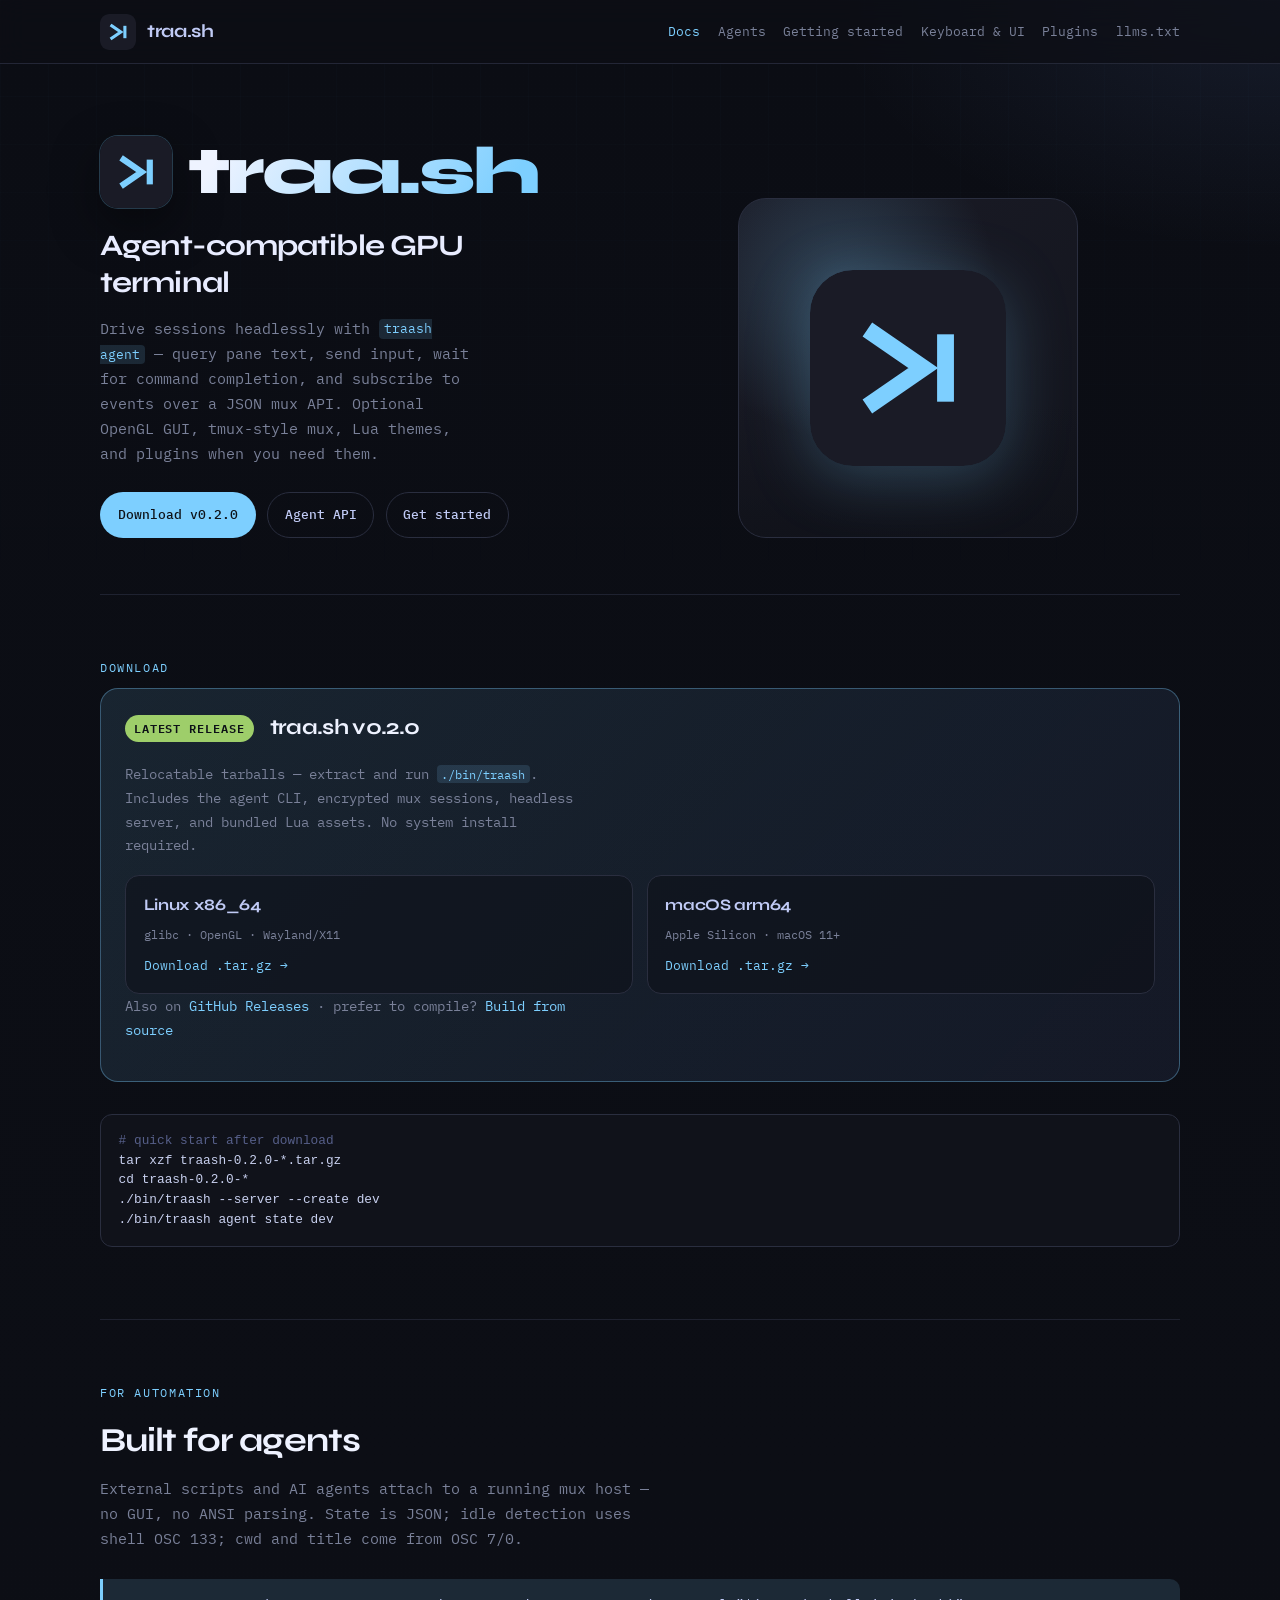
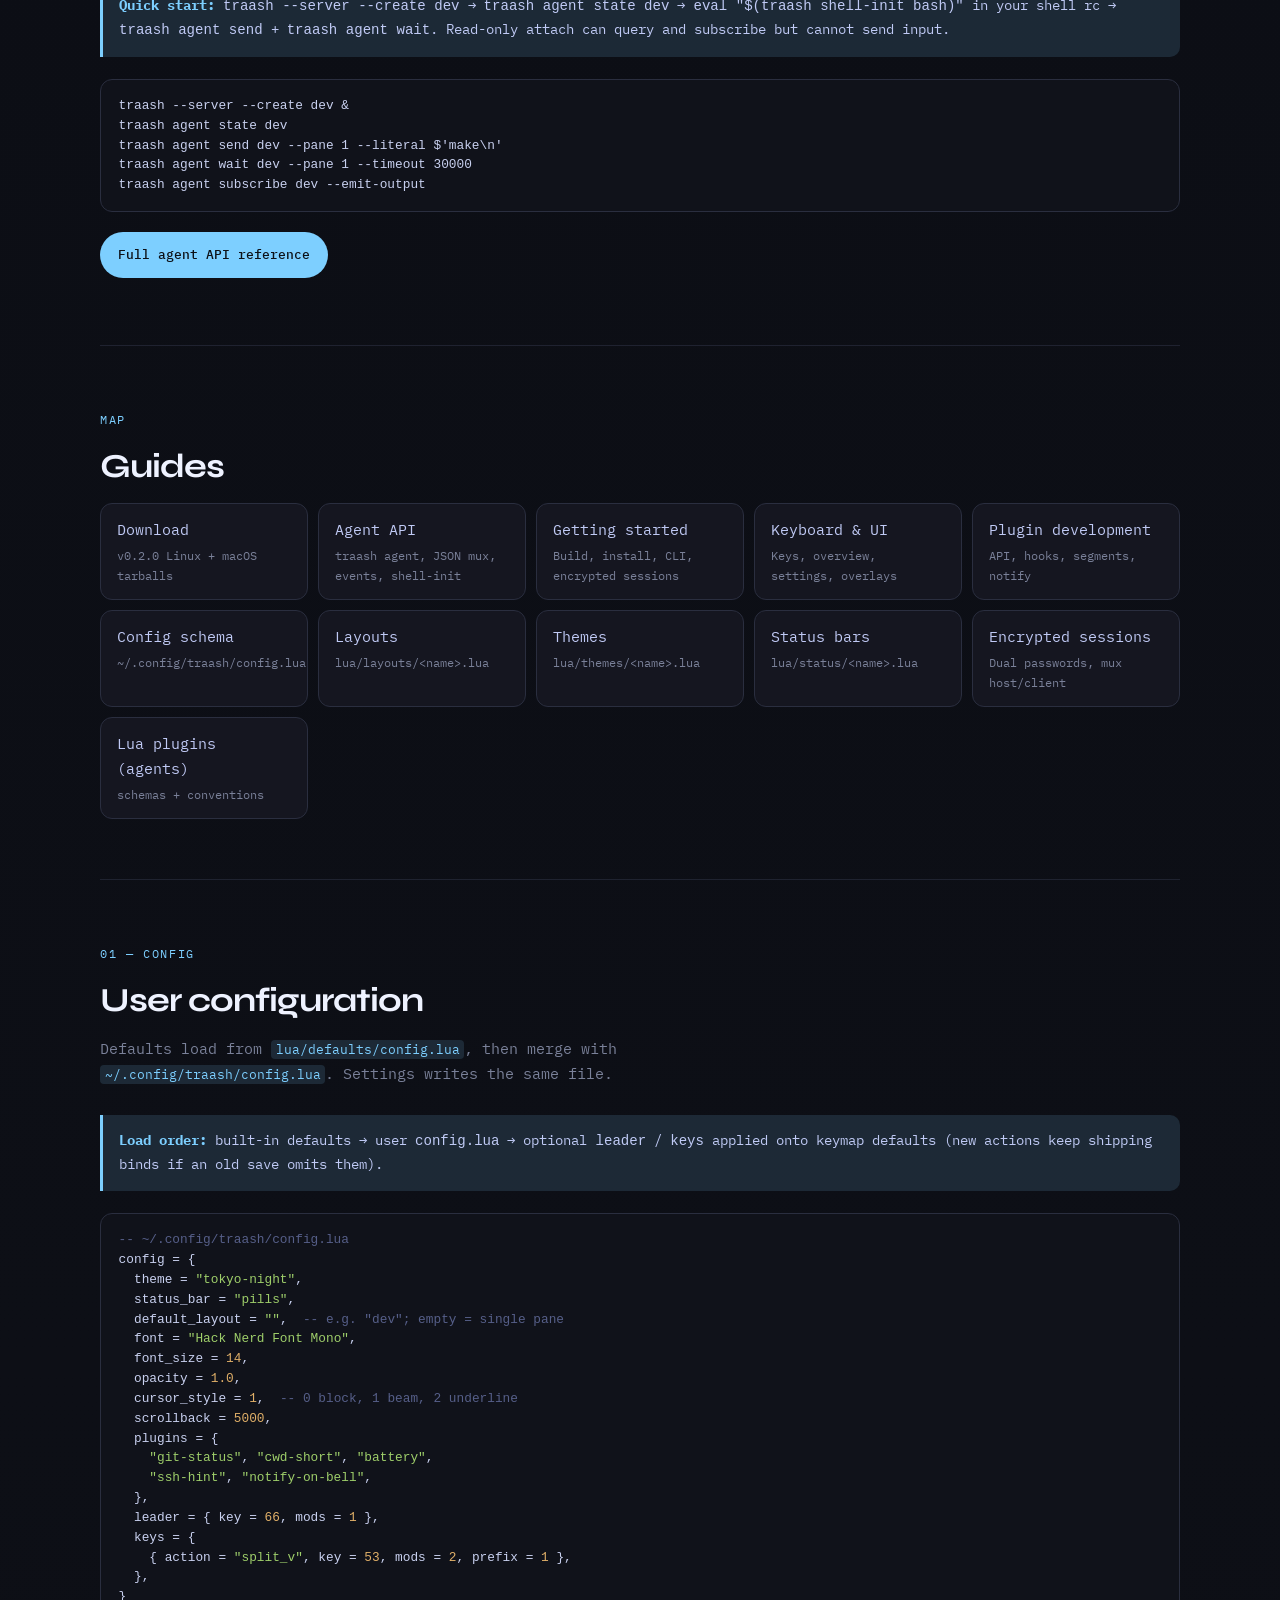
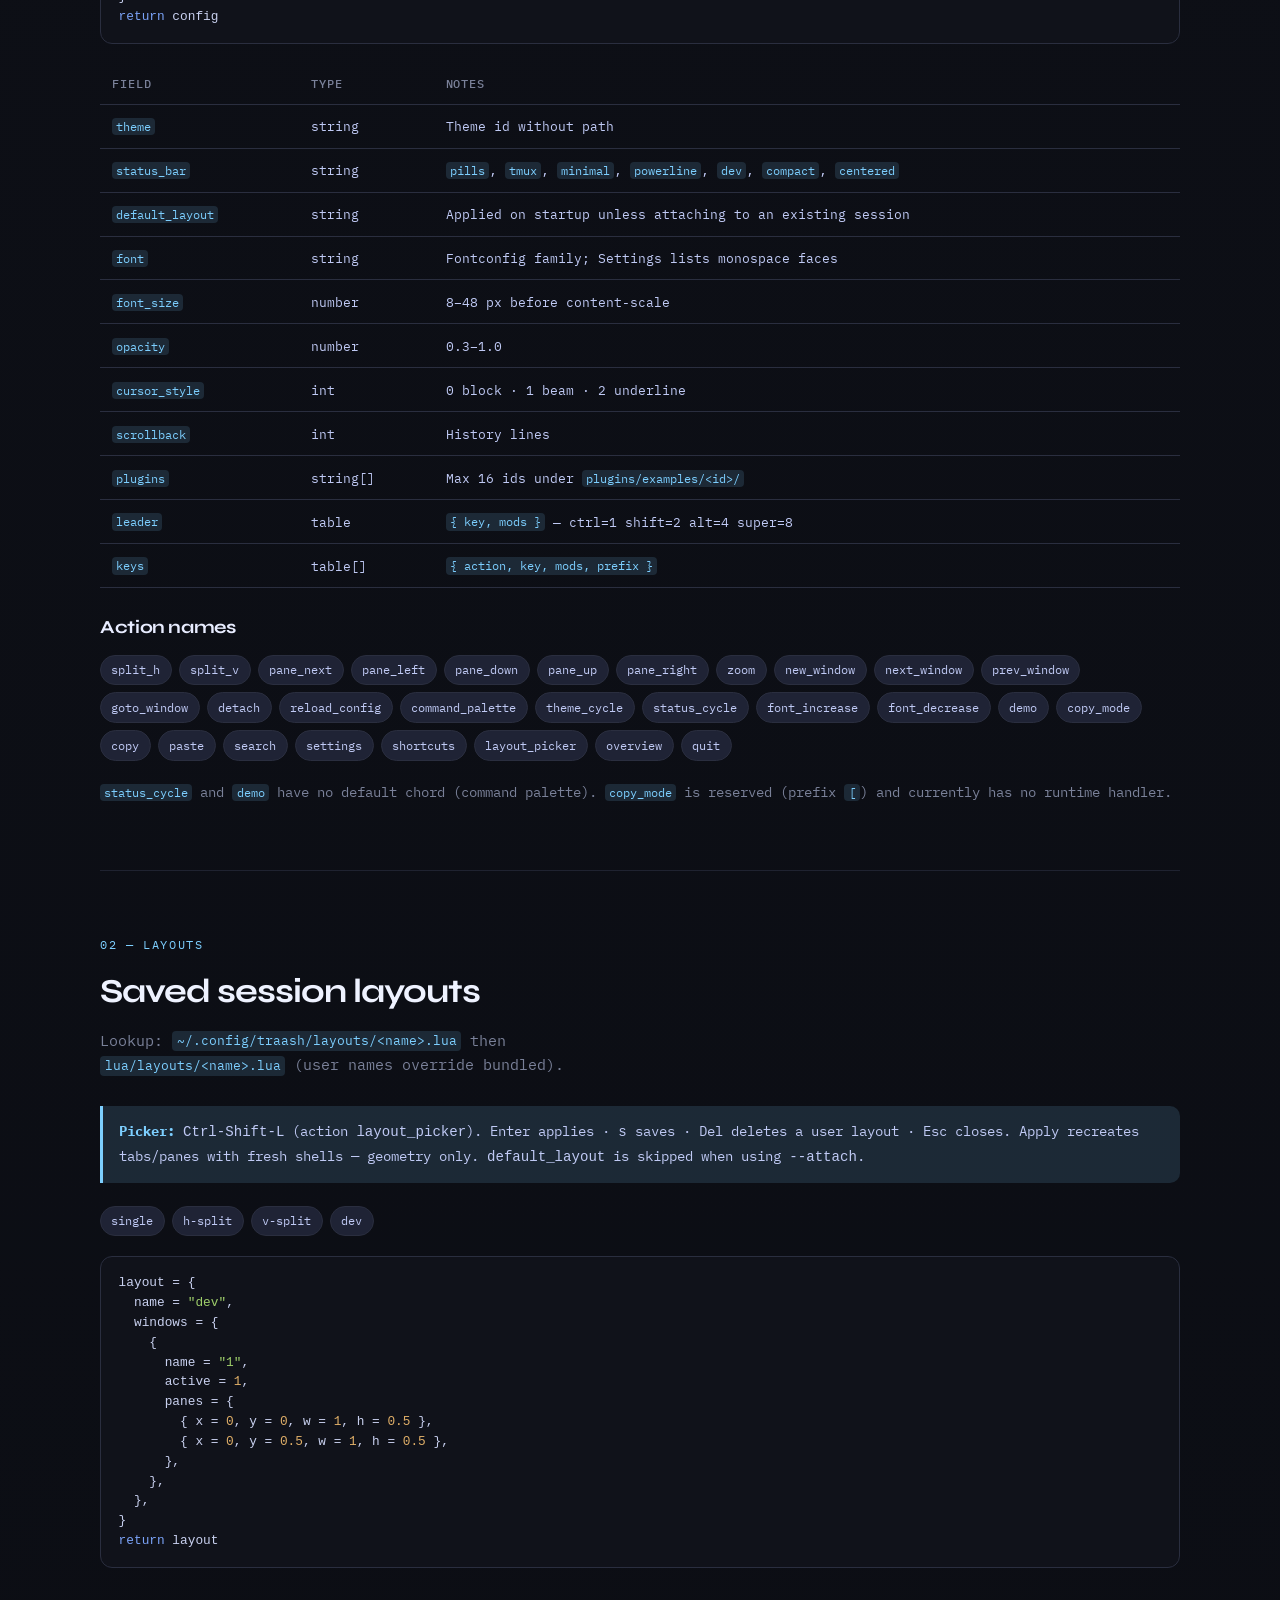
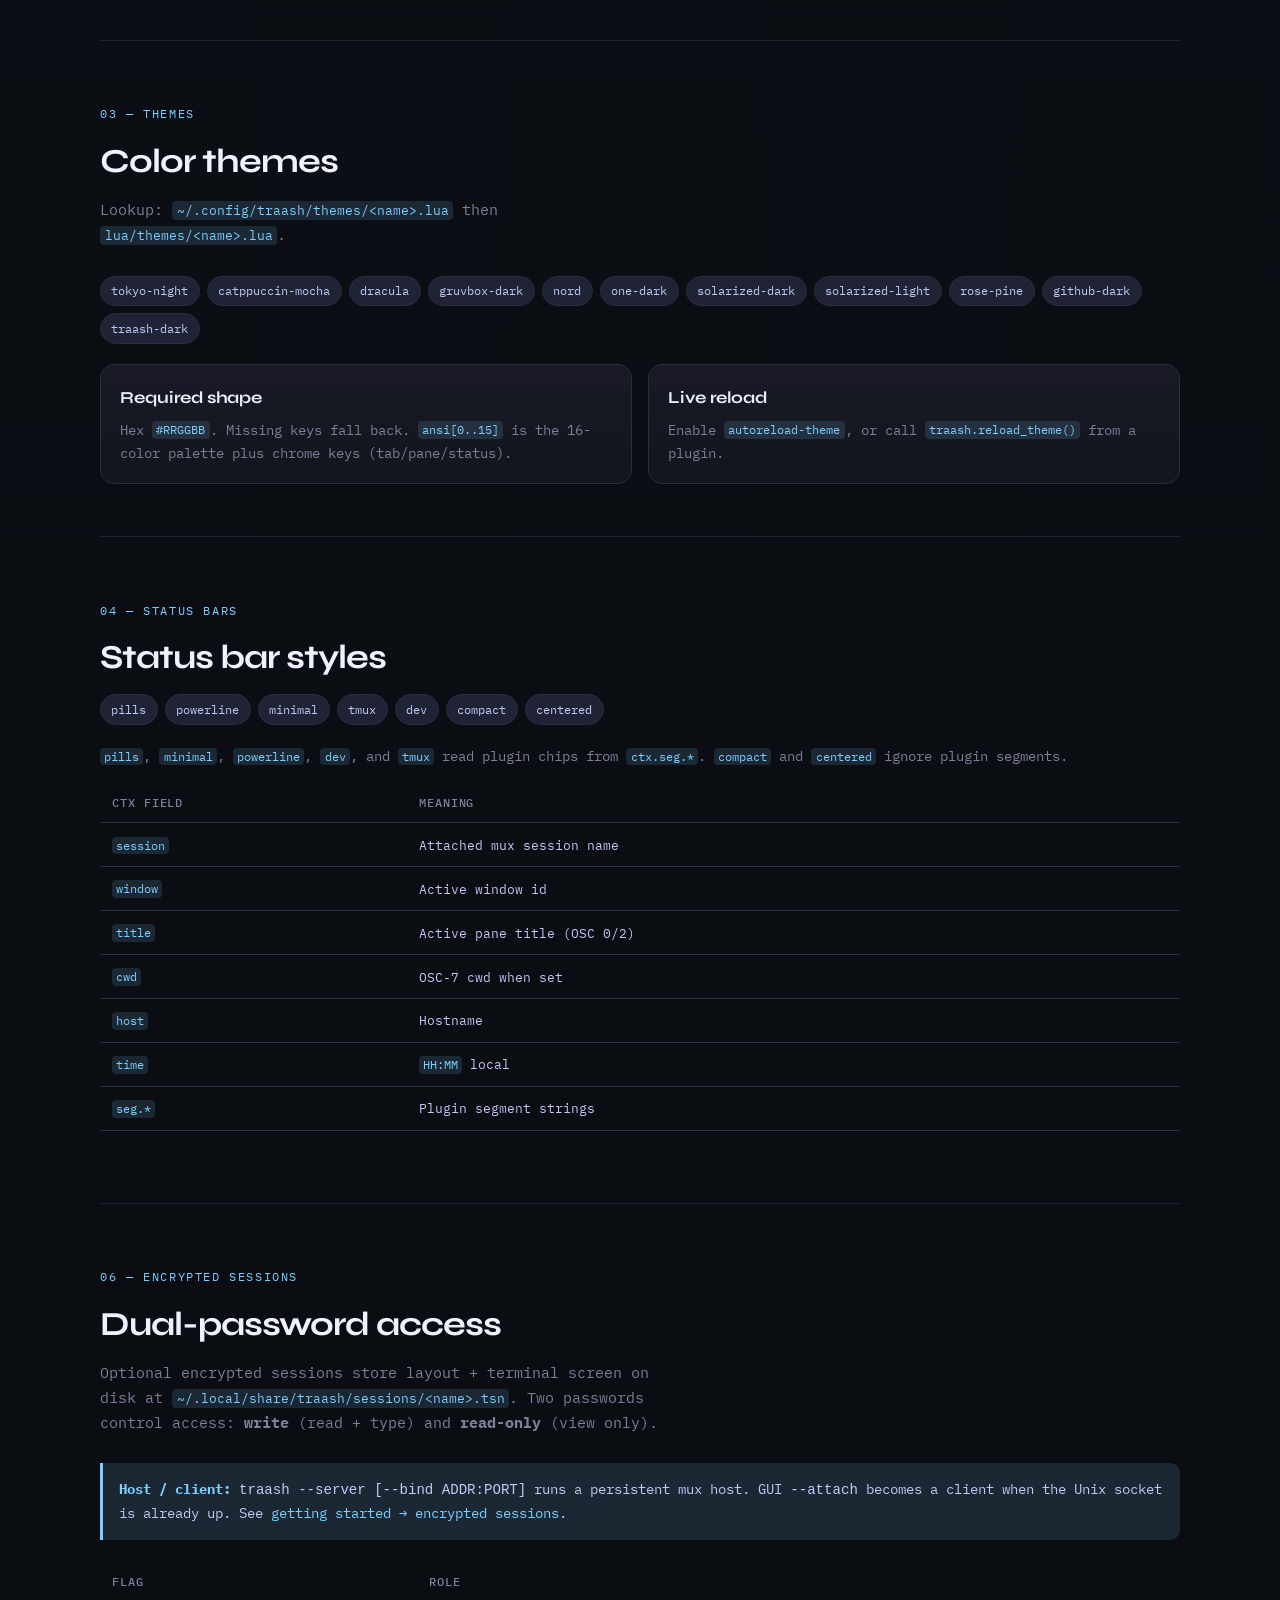
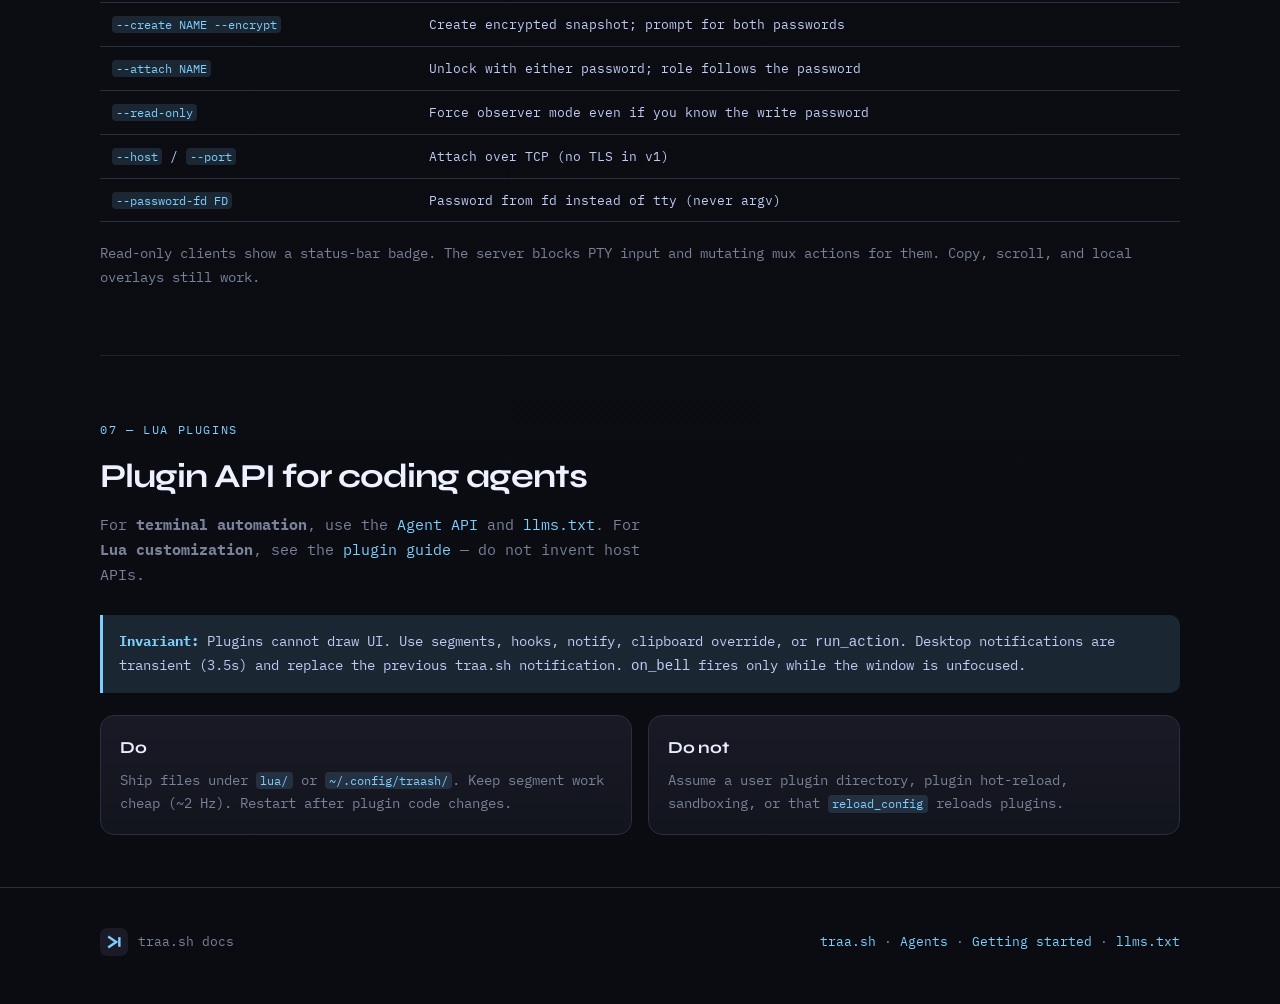
<file: docs/index.html>
<!DOCTYPE html>
<html lang="en">
<head>
  <meta charset="utf-8" />
  <meta name="viewport" content="width=device-width, initial-scale=1" />
  <title>traa.sh — Docs</title>
  <meta name="description" content="Agent-compatible GPU terminal: JSON mux API, traash agent CLI, headless automation, Lua config, themes, layouts, and plugins." />
  <link rel="icon" href="assets/traash.svg" type="image/svg+xml" />
  <link rel="preconnect" href="https://fonts.googleapis.com" />
  <link rel="preconnect" href="https://fonts.gstatic.com" crossorigin />
  <link href="https://fonts.googleapis.com/css2?family=IBM+Plex+Mono:wght@400;500;600&family=Syne:wght@600;700;800&display=swap" rel="stylesheet" />
  <link rel="stylesheet" href="assets/site.css" />
</head>
<body>
  <nav class="topnav" aria-label="Documentation">
    <div class="inner">
      <a class="brand-lockup" href="index.html">
        <img src="assets/traash.svg" alt="" width="36" height="36" />
        <span>traa.sh</span>
      </a>
      <div class="nav-links">
        <a class="active" href="index.html">Docs</a>
        <a href="agents.html">Agents</a>
        <a href="getting-started.html">Getting started</a>
        <a href="keyboard-ui.html">Keyboard &amp; UI</a>
        <a href="plugins.html">Plugins</a>
        <a href="llms.txt">llms.txt</a>
      </div>
    </div>
  </nav>

  <header class="hero wrap" id="top">
    <div class="hero-grid">
      <div>
        <div class="hero-brand">
          <img src="assets/traash.svg" alt="traa.sh logo" width="72" height="72" />
          <p class="hero-wordmark">traa.sh</p>
        </div>
        <h1>Agent-compatible GPU terminal</h1>
        <p class="lead">
          Drive sessions headlessly with <code>traash agent</code> — query pane text, send input,
          wait for command completion, and subscribe to events over a JSON mux API. Optional OpenGL
          GUI, tmux-style mux, Lua themes, and plugins when you need them.
        </p>
        <div class="cta-row">
          <a class="btn btn-primary" href="#download">Download v0.2.0</a>
          <a class="btn btn-ghost" href="agents.html">Agent API</a>
          <a class="btn btn-ghost" href="getting-started.html">Get started</a>
        </div>
      </div>
      <div class="hero-visual" aria-hidden="true">
        <img src="assets/traash.svg" alt="" />
      </div>
    </div>
  </header>

  <main class="wrap">
    <section id="download" aria-labelledby="download-title">
      <p class="eyebrow">Download</p>
      <div class="release-banner">
        <div class="release-banner-head">
          <span class="release-badge">Latest release</span>
          <h2 class="release-version" id="download-title">traa.sh v0.2.0</h2>
        </div>
        <p>Relocatable tarballs — extract and run <code>./bin/traash</code>. Includes the agent CLI, encrypted mux sessions, headless server, and bundled Lua assets. No system install required.</p>
        <div class="download-grid">
          <a class="download-card" href="https://github.com/merl111/traa.sh/releases/download/v0.2.0/traash-0.2.0-linux-x86_64.tar.gz">
            <strong>Linux x86_64</strong>
            <span>glibc · OpenGL · Wayland/X11</span>
            <span class="dl-arrow">Download .tar.gz →</span>
          </a>
          <a class="download-card" href="https://github.com/merl111/traa.sh/releases/download/v0.2.0/traash-0.2.0-macos-arm64.tar.gz">
            <strong>macOS arm64</strong>
            <span>Apple Silicon · macOS 11+</span>
            <span class="dl-arrow">Download .tar.gz →</span>
          </a>
        </div>
        <p class="release-foot">Also on <a href="https://github.com/merl111/traa.sh/releases/latest">GitHub Releases</a> · prefer to compile? <a href="getting-started.html#build">Build from source</a></p>
      </div>
<pre><span class="c"># quick start after download</span>
tar xzf traash-0.2.0-*.tar.gz
cd traash-0.2.0-*
./bin/traash --server --create dev
./bin/traash agent state dev</pre>
    </section>

    <section id="agents" aria-labelledby="agents-hero-title">
      <p class="eyebrow">For automation</p>
      <h2 id="agents-hero-title">Built for agents</h2>
      <p class="section-lead">
        External scripts and AI agents attach to a running mux host — no GUI, no ANSI parsing.
        State is JSON; idle detection uses shell OSC&nbsp;133; cwd and title come from OSC&nbsp;7/0.
      </p>
      <div class="callout">
        <strong>Quick start:</strong>
        <code>traash --server --create dev</code> →
        <code>traash agent state dev</code> →
        <code>eval "$(traash shell-init bash)"</code> in your shell rc →
        <code>traash agent send</code> + <code>traash agent wait</code>.
        Read-only attach can query and subscribe but cannot send input.
      </div>
<pre>traash --server --create dev &
traash agent state dev
traash agent send dev --pane 1 --literal $'make\n'
traash agent wait dev --pane 1 --timeout 30000
traash agent subscribe dev --emit-output</pre>
      <p><a class="btn btn-primary" href="agents.html">Full agent API reference</a></p>
    </section>

    <section id="map" aria-labelledby="map-title">
      <p class="eyebrow">Map</p>
      <h2 id="map-title">Guides</h2>
      <div class="toc">
        <a href="#download">Download<span>v0.2.0 Linux + macOS tarballs</span></a>
        <a href="agents.html">Agent API<span>traash agent, JSON mux, events, shell-init</span></a>
        <a href="getting-started.html">Getting started<span>Build, install, CLI, encrypted sessions</span></a>
        <a href="keyboard-ui.html">Keyboard &amp; UI<span>Keys, overview, settings, overlays</span></a>
        <a href="plugins.html">Plugin development<span>API, hooks, segments, notify</span></a>
        <a href="#config">Config schema<span>~/.config/traash/config.lua</span></a>
        <a href="#layouts">Layouts<span>lua/layouts/&lt;name&gt;.lua</span></a>
        <a href="#themes">Themes<span>lua/themes/&lt;name&gt;.lua</span></a>
        <a href="#status">Status bars<span>lua/status/&lt;name&gt;.lua</span></a>
        <a href="getting-started.html#encrypted">Encrypted sessions<span>Dual passwords, mux host/client</span></a>
        <a href="#lua-agents">Lua plugins (agents)<span>schemas + conventions</span></a>
      </div>
    </section>

    <section id="config" aria-labelledby="config-title">
      <p class="eyebrow">01 — Config</p>
      <h2 id="config-title">User configuration</h2>
      <p class="section-lead">
        Defaults load from <code>lua/defaults/config.lua</code>, then merge with
        <code>~/.config/traash/config.lua</code>. Settings writes the same file.
      </p>
      <div class="callout">
        <strong>Load order:</strong> built-in defaults → user <code>config.lua</code> →
        optional <code>leader</code> / <code>keys</code> applied onto keymap defaults
        (new actions keep shipping binds if an old save omits them).
      </div>
<pre><span class="c">-- ~/.config/traash/config.lua</span>
config = {
  theme = <span class="s">"tokyo-night"</span>,
  status_bar = <span class="s">"pills"</span>,
  default_layout = <span class="s">""</span>,  <span class="c">-- e.g. "dev"; empty = single pane</span>
  font = <span class="s">"Hack Nerd Font Mono"</span>,
  font_size = <span class="n">14</span>,
  opacity = <span class="n">1.0</span>,
  cursor_style = <span class="n">1</span>,  <span class="c">-- 0 block, 1 beam, 2 underline</span>
  scrollback = <span class="n">5000</span>,
  plugins = {
    <span class="s">"git-status"</span>, <span class="s">"cwd-short"</span>, <span class="s">"battery"</span>,
    <span class="s">"ssh-hint"</span>, <span class="s">"notify-on-bell"</span>,
  },
  leader = { key = <span class="n">66</span>, mods = <span class="n">1</span> },
  keys = {
    { action = <span class="s">"split_v"</span>, key = <span class="n">53</span>, mods = <span class="n">2</span>, prefix = <span class="n">1</span> },
  },
}
<span class="k">return</span> config</pre>
      <table>
        <thead>
          <tr><th>Field</th><th>Type</th><th>Notes</th></tr>
        </thead>
        <tbody>
          <tr><td><code>theme</code></td><td>string</td><td>Theme id without path</td></tr>
          <tr><td><code>status_bar</code></td><td>string</td><td><code>pills</code>, <code>tmux</code>, <code>minimal</code>, <code>powerline</code>, <code>dev</code>, <code>compact</code>, <code>centered</code></td></tr>
          <tr><td><code>default_layout</code></td><td>string</td><td>Applied on startup unless attaching to an existing session</td></tr>
          <tr><td><code>font</code></td><td>string</td><td>Fontconfig family; Settings lists monospace faces</td></tr>
          <tr><td><code>font_size</code></td><td>number</td><td>8–48 px before content-scale</td></tr>
          <tr><td><code>opacity</code></td><td>number</td><td>0.3–1.0</td></tr>
          <tr><td><code>cursor_style</code></td><td>int</td><td>0 block · 1 beam · 2 underline</td></tr>
          <tr><td><code>scrollback</code></td><td>int</td><td>History lines</td></tr>
          <tr><td><code>plugins</code></td><td>string[]</td><td>Max 16 ids under <code>plugins/examples/&lt;id&gt;/</code></td></tr>
          <tr><td><code>leader</code></td><td>table</td><td><code>{ key, mods }</code> — ctrl=1 shift=2 alt=4 super=8</td></tr>
          <tr><td><code>keys</code></td><td>table[]</td><td><code>{ action, key, mods, prefix }</code></td></tr>
        </tbody>
      </table>
      <h3 style="font-family:var(--font-display);letter-spacing:-0.02em;margin:1.5rem 0 0.75rem;">Action names</h3>
      <div class="pill-row">
        <span class="pill">split_h</span><span class="pill">split_v</span><span class="pill">pane_next</span>
        <span class="pill">pane_left</span><span class="pill">pane_down</span><span class="pill">pane_up</span>
        <span class="pill">pane_right</span><span class="pill">zoom</span><span class="pill">new_window</span>
        <span class="pill">next_window</span><span class="pill">prev_window</span><span class="pill">goto_window</span>
        <span class="pill">detach</span>
        <span class="pill">reload_config</span><span class="pill">command_palette</span><span class="pill">theme_cycle</span>
        <span class="pill">status_cycle</span><span class="pill">font_increase</span><span class="pill">font_decrease</span>
        <span class="pill">demo</span><span class="pill">copy_mode</span>
        <span class="pill">copy</span><span class="pill">paste</span><span class="pill">search</span>
        <span class="pill">settings</span><span class="pill">shortcuts</span><span class="pill">layout_picker</span>
        <span class="pill">overview</span>
        <span class="pill">quit</span>
      </div>
      <p class="note"><code>status_cycle</code> and <code>demo</code> have no default chord (command palette). <code>copy_mode</code> is reserved (prefix <code>[</code>) and currently has no runtime handler.</p>
    </section>

    <section id="layouts" aria-labelledby="layouts-title">
      <p class="eyebrow">02 — Layouts</p>
      <h2 id="layouts-title">Saved session layouts</h2>
      <p class="section-lead">
        Lookup: <code>~/.config/traash/layouts/&lt;name&gt;.lua</code> then
        <code>lua/layouts/&lt;name&gt;.lua</code> (user names override bundled).
      </p>
      <div class="callout">
        <strong>Picker:</strong> <code>Ctrl-Shift-L</code> (action <code>layout_picker</code>).
        Enter applies · <code>s</code> saves · Del deletes a user layout · Esc closes.
        Apply recreates tabs/panes with fresh shells — geometry only.
        <code>default_layout</code> is skipped when using <code>--attach</code>.
      </div>
      <div class="pill-row">
        <span class="pill">single</span><span class="pill">h-split</span>
        <span class="pill">v-split</span><span class="pill">dev</span>
      </div>
<pre>layout = {
  name = <span class="s">"dev"</span>,
  windows = {
    {
      name = <span class="s">"1"</span>,
      active = <span class="n">1</span>,
      panes = {
        { x = <span class="n">0</span>, y = <span class="n">0</span>, w = <span class="n">1</span>, h = <span class="n">0.5</span> },
        { x = <span class="n">0</span>, y = <span class="n">0.5</span>, w = <span class="n">1</span>, h = <span class="n">0.5</span> },
      },
    },
  },
}
<span class="k">return</span> layout</pre>
    </section>

    <section id="themes" aria-labelledby="themes-title">
      <p class="eyebrow">03 — Themes</p>
      <h2 id="themes-title">Color themes</h2>
      <p class="section-lead">
        Lookup: <code>~/.config/traash/themes/&lt;name&gt;.lua</code> then
        <code>lua/themes/&lt;name&gt;.lua</code>.
      </p>
      <div class="pill-row">
        <span class="pill">tokyo-night</span><span class="pill">catppuccin-mocha</span>
        <span class="pill">dracula</span><span class="pill">gruvbox-dark</span>
        <span class="pill">nord</span><span class="pill">one-dark</span>
        <span class="pill">solarized-dark</span><span class="pill">solarized-light</span>
        <span class="pill">rose-pine</span><span class="pill">github-dark</span>
        <span class="pill">traash-dark</span>
      </div>
      <div class="grid-2">
        <div class="card">
          <h3>Required shape</h3>
          <p>Hex <code>#RRGGBB</code>. Missing keys fall back. <code>ansi[0..15]</code> is the 16-color palette plus chrome keys (tab/pane/status).</p>
        </div>
        <div class="card">
          <h3>Live reload</h3>
          <p>Enable <code>autoreload-theme</code>, or call <code>traash.reload_theme()</code> from a plugin.</p>
        </div>
      </div>
    </section>

    <section id="status" aria-labelledby="status-title">
      <p class="eyebrow">04 — Status bars</p>
      <h2 id="status-title">Status bar styles</h2>
      <div class="pill-row">
        <span class="pill">pills</span><span class="pill">powerline</span><span class="pill">minimal</span>
        <span class="pill">tmux</span><span class="pill">dev</span><span class="pill">compact</span>
        <span class="pill">centered</span>
      </div>
      <p class="note"><code>pills</code>, <code>minimal</code>, <code>powerline</code>, <code>dev</code>, and <code>tmux</code> read plugin chips from <code>ctx.seg.*</code>. <code>compact</code> and <code>centered</code> ignore plugin segments.</p>
      <table>
        <thead>
          <tr><th>ctx field</th><th>Meaning</th></tr>
        </thead>
        <tbody>
          <tr><td><code>session</code></td><td>Attached mux session name</td></tr>
          <tr><td><code>window</code></td><td>Active window id</td></tr>
          <tr><td><code>title</code></td><td>Active pane title (OSC 0/2)</td></tr>
          <tr><td><code>cwd</code></td><td>OSC-7 cwd when set</td></tr>
          <tr><td><code>host</code></td><td>Hostname</td></tr>
          <tr><td><code>time</code></td><td><code>HH:MM</code> local</td></tr>
          <tr><td><code>seg.*</code></td><td>Plugin segment strings</td></tr>
        </tbody>
      </table>
    </section>

    <section id="encrypted" aria-labelledby="encrypted-title">
      <p class="eyebrow">06 — Encrypted sessions</p>
      <h2 id="encrypted-title">Dual-password access</h2>
      <p class="section-lead">
        Optional encrypted sessions store layout + terminal screen on disk at
        <code>~/.local/share/traash/sessions/&lt;name&gt;.tsn</code>.
        Two passwords control access: <strong>write</strong> (read + type) and
        <strong>read-only</strong> (view only).
      </p>
      <div class="callout">
        <strong>Host / client:</strong> <code>traash --server [--bind ADDR:PORT]</code> runs a
        persistent mux host. GUI <code>--attach</code> becomes a client when the Unix socket is
        already up. See <a href="getting-started.html#encrypted">getting started → encrypted sessions</a>.
      </div>
      <table>
        <thead>
          <tr><th>Flag</th><th>Role</th></tr>
        </thead>
        <tbody>
          <tr><td><code>--create NAME --encrypt</code></td><td>Create encrypted snapshot; prompt for both passwords</td></tr>
          <tr><td><code>--attach NAME</code></td><td>Unlock with either password; role follows the password</td></tr>
          <tr><td><code>--read-only</code></td><td>Force observer mode even if you know the write password</td></tr>
          <tr><td><code>--host</code> / <code>--port</code></td><td>Attach over TCP (no TLS in v1)</td></tr>
          <tr><td><code>--password-fd FD</code></td><td>Password from fd instead of tty (never argv)</td></tr>
        </tbody>
      </table>
      <p class="note">Read-only clients show a status-bar badge. The server blocks PTY input and mutating mux actions for them. Copy, scroll, and local overlays still work.</p>
    </section>

    <section id="lua-agents" aria-labelledby="lua-agents-title">
      <p class="eyebrow">07 — Lua plugins</p>
      <h2 id="lua-agents-title">Plugin API for coding agents</h2>
      <p class="section-lead">
        For <strong>terminal automation</strong>, use the <a href="agents.html">Agent API</a> and <a href="llms.txt">llms.txt</a>.
        For <strong>Lua customization</strong>, see the <a href="plugins.html">plugin guide</a> — do not invent host APIs.
      </p>
      <div class="callout">
        <strong>Invariant:</strong> Plugins cannot draw UI. Use segments, hooks, notify, clipboard override, or <code>run_action</code>.
        Desktop notifications are transient (3.5s) and replace the previous traa.sh notification.
        <code>on_bell</code> fires only while the window is unfocused.
      </div>
      <div class="grid-2">
        <div class="card">
          <h3>Do</h3>
          <p>Ship files under <code>lua/</code> or <code>~/.config/traash/</code>. Keep segment work cheap (~2 Hz). Restart after plugin code changes.</p>
        </div>
        <div class="card">
          <h3>Do not</h3>
          <p>Assume a user plugin directory, plugin hot-reload, sandboxing, or that <code>reload_config</code> reloads plugins.</p>
        </div>
      </div>
    </section>
  </main>

  <footer>
    <div class="wrap inner">
      <div style="display:flex;align-items:center;gap:0.65rem;">
        <img src="assets/traash.svg" alt="" width="28" height="28" style="border-radius:7px;" />
        <span>traa.sh docs</span>
      </div>
      <div>
        <a href="https://traa.sh">traa.sh</a>
        ·
        <a href="agents.html">Agents</a>
        ·
        <a href="getting-started.html">Getting started</a>
        ·
        <a href="llms.txt">llms.txt</a>
      </div>
    </div>
  </footer>
</body>
</html>
</file>
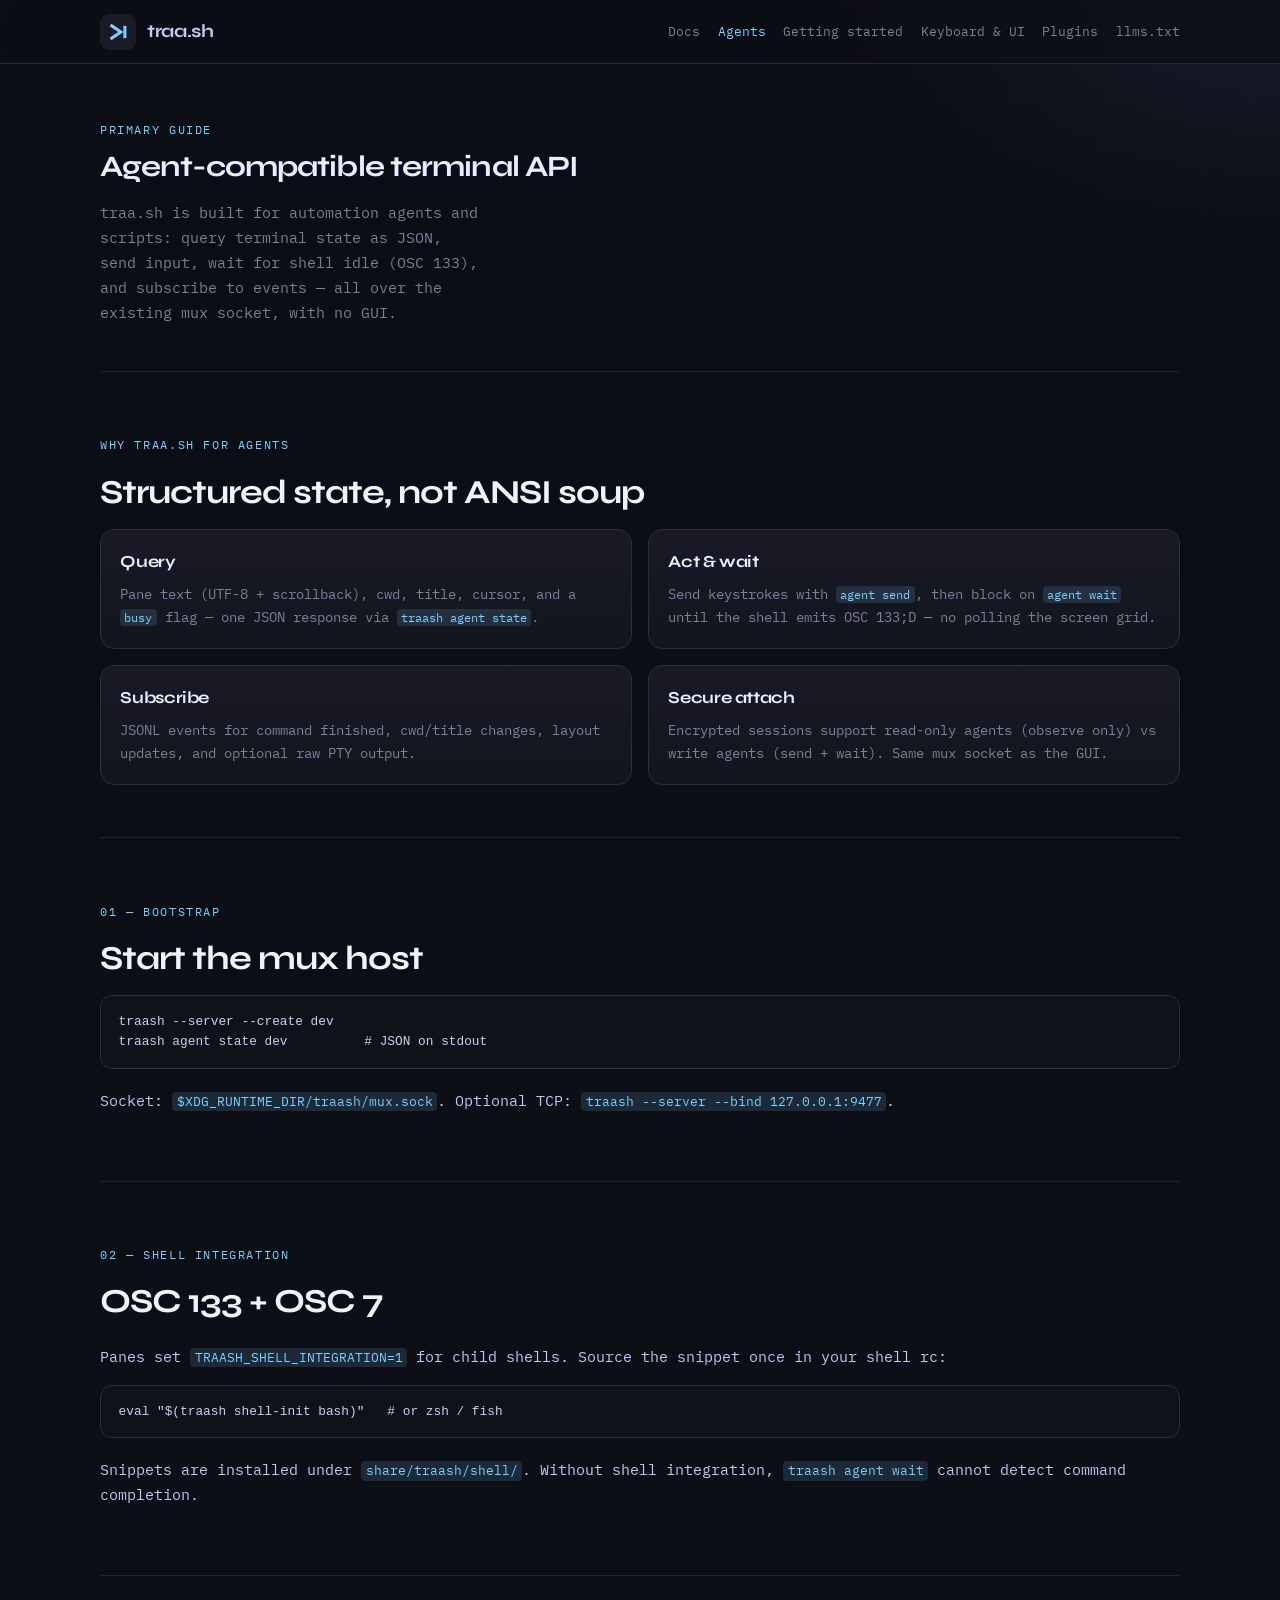
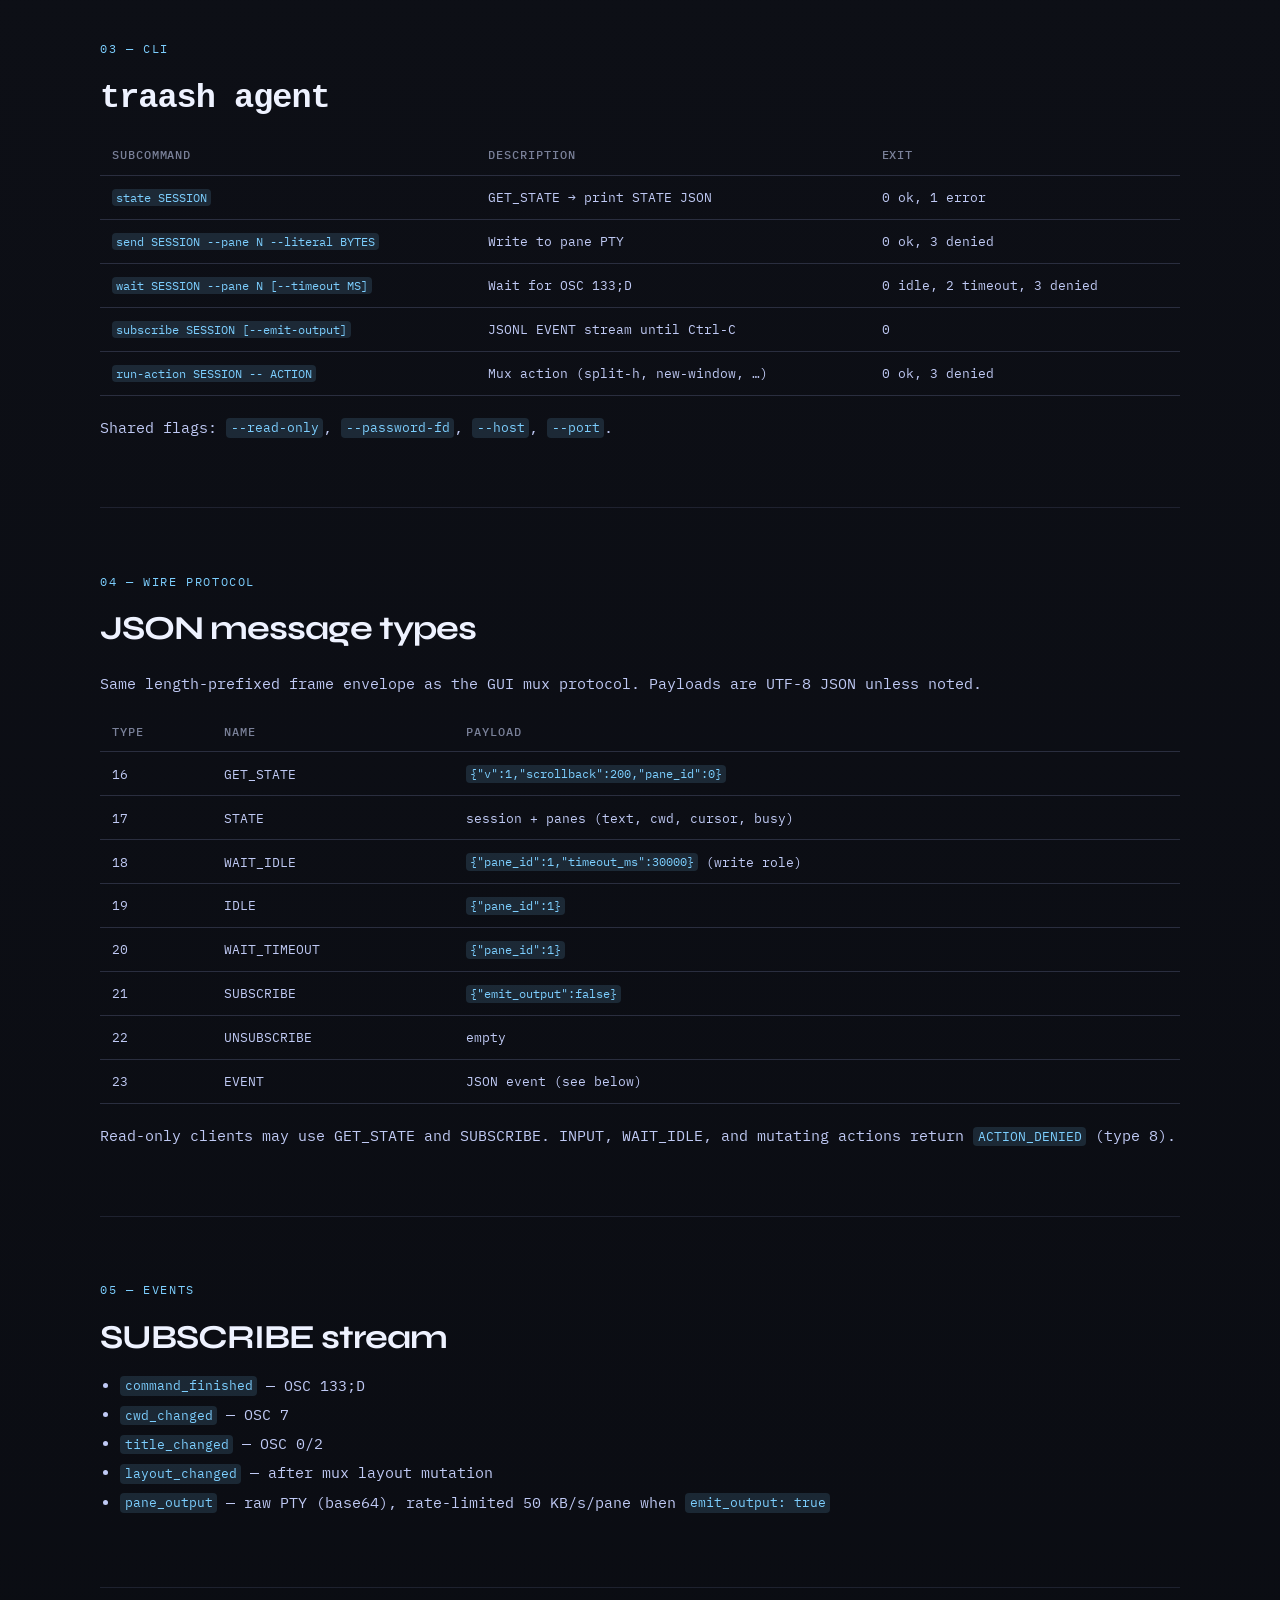
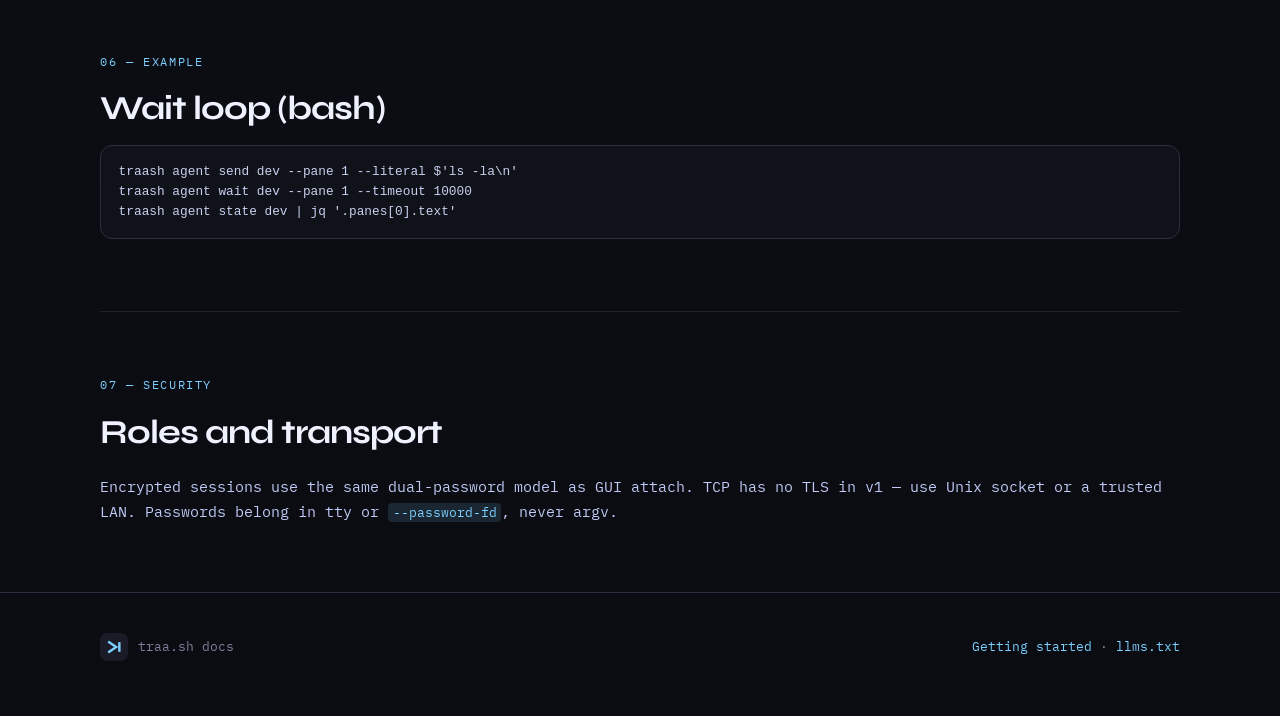
<file: docs/agents.html>
<!DOCTYPE html>
<html lang="en">
<head>
  <meta charset="utf-8" />
  <meta name="viewport" content="width=device-width, initial-scale=1" />
  <title>Agent API — traa.sh</title>
  <meta name="description" content="traa.sh agent-compatible terminal: JSON mux API, traash agent CLI, wait-for-idle, events, shell integration, encrypted read-only roles." />
  <link rel="icon" href="assets/traash.svg" type="image/svg+xml" />
  <link rel="preconnect" href="https://fonts.googleapis.com" />
  <link rel="preconnect" href="https://fonts.gstatic.com" crossorigin />
  <link href="https://fonts.googleapis.com/css2?family=IBM+Plex+Mono:wght@400;500;600&family=Syne:wght@600;700;800&display=swap" rel="stylesheet" />
  <link rel="stylesheet" href="assets/site.css" />
</head>
<body>
  <nav class="topnav" aria-label="Documentation">
    <div class="inner">
      <a class="brand-lockup" href="index.html">
        <img src="assets/traash.svg" alt="" width="36" height="36" />
        <span>traa.sh</span>
      </a>
      <div class="nav-links">
        <a href="index.html">Docs</a>
        <a href="agents.html" class="active">Agents</a>
        <a href="getting-started.html">Getting started</a>
        <a href="keyboard-ui.html">Keyboard &amp; UI</a>
        <a href="plugins.html">Plugins</a>
        <a href="llms.txt">llms.txt</a>
      </div>
    </div>
  </nav>

  <header class="hero page-hero wrap">
    <p class="eyebrow">Primary guide</p>
    <h1>Agent-compatible terminal API</h1>
    <p class="lead">traa.sh is built for automation agents and scripts: query terminal state as JSON, send input, wait for shell idle (OSC&nbsp;133), and subscribe to events — all over the existing mux socket, with no GUI.</p>
  </header>

  <main class="wrap">
    <section id="why">
      <p class="eyebrow">Why traa.sh for agents</p>
      <h2>Structured state, not ANSI soup</h2>
      <div class="grid-2">
        <div class="card">
          <h3>Query</h3>
          <p>Pane text (UTF-8 + scrollback), cwd, title, cursor, and a <code>busy</code> flag — one JSON response via <code>traash agent state</code>.</p>
        </div>
        <div class="card">
          <h3>Act &amp; wait</h3>
          <p>Send keystrokes with <code>agent send</code>, then block on <code>agent wait</code> until the shell emits OSC&nbsp;133;D — no polling the screen grid.</p>
        </div>
        <div class="card">
          <h3>Subscribe</h3>
          <p>JSONL events for command finished, cwd/title changes, layout updates, and optional raw PTY output.</p>
        </div>
        <div class="card">
          <h3>Secure attach</h3>
          <p>Encrypted sessions support read-only agents (observe only) vs write agents (send + wait). Same mux socket as the GUI.</p>
        </div>
      </div>
    </section>

    <section id="bootstrap">
      <p class="eyebrow">01 — Bootstrap</p>
      <h2>Start the mux host</h2>
<pre>traash --server --create dev
traash agent state dev          # JSON on stdout
</pre>
      <p>Socket: <code>$XDG_RUNTIME_DIR/traash/mux.sock</code>. Optional TCP: <code>traash --server --bind 127.0.0.1:9477</code>.</p>
    </section>

    <section id="shell">
      <p class="eyebrow">02 — Shell integration</p>
      <h2>OSC 133 + OSC 7</h2>
      <p>Panes set <code>TRAASH_SHELL_INTEGRATION=1</code> for child shells. Source the snippet once in your shell rc:</p>
<pre>eval "$(traash shell-init bash)"   # or zsh / fish
</pre>
      <p>Snippets are installed under <code>share/traash/shell/</code>. Without shell integration, <code>traash agent wait</code> cannot detect command completion.</p>
    </section>

    <section id="cli">
      <p class="eyebrow">03 — CLI</p>
      <h2><code>traash agent</code></h2>
      <table>
        <thead><tr><th>Subcommand</th><th>Description</th><th>Exit</th></tr></thead>
        <tbody>
          <tr><td><code>state SESSION</code></td><td>GET_STATE → print STATE JSON</td><td>0 ok, 1 error</td></tr>
          <tr><td><code>send SESSION --pane N --literal BYTES</code></td><td>Write to pane PTY</td><td>0 ok, 3 denied</td></tr>
          <tr><td><code>wait SESSION --pane N [--timeout MS]</code></td><td>Wait for OSC 133;D</td><td>0 idle, 2 timeout, 3 denied</td></tr>
          <tr><td><code>subscribe SESSION [--emit-output]</code></td><td>JSONL EVENT stream until Ctrl-C</td><td>0</td></tr>
          <tr><td><code>run-action SESSION -- ACTION</code></td><td>Mux action (split-h, new-window, …)</td><td>0 ok, 3 denied</td></tr>
        </tbody>
      </table>
      <p>Shared flags: <code>--read-only</code>, <code>--password-fd</code>, <code>--host</code>, <code>--port</code>.</p>
    </section>

    <section id="protocol">
      <p class="eyebrow">04 — Wire protocol</p>
      <h2>JSON message types</h2>
      <p>Same length-prefixed frame envelope as the GUI mux protocol. Payloads are UTF-8 JSON unless noted.</p>
      <table>
        <thead><tr><th>Type</th><th>Name</th><th>Payload</th></tr></thead>
        <tbody>
          <tr><td>16</td><td>GET_STATE</td><td><code>{"v":1,"scrollback":200,"pane_id":0}</code></td></tr>
          <tr><td>17</td><td>STATE</td><td>session + panes (text, cwd, cursor, busy)</td></tr>
          <tr><td>18</td><td>WAIT_IDLE</td><td><code>{"pane_id":1,"timeout_ms":30000}</code> (write role)</td></tr>
          <tr><td>19</td><td>IDLE</td><td><code>{"pane_id":1}</code></td></tr>
          <tr><td>20</td><td>WAIT_TIMEOUT</td><td><code>{"pane_id":1}</code></td></tr>
          <tr><td>21</td><td>SUBSCRIBE</td><td><code>{"emit_output":false}</code></td></tr>
          <tr><td>22</td><td>UNSUBSCRIBE</td><td>empty</td></tr>
          <tr><td>23</td><td>EVENT</td><td>JSON event (see below)</td></tr>
        </tbody>
      </table>
      <p>Read-only clients may use GET_STATE and SUBSCRIBE. INPUT, WAIT_IDLE, and mutating actions return <code>ACTION_DENIED</code> (type 8).</p>
    </section>

    <section id="events">
      <p class="eyebrow">05 — Events</p>
      <h2>SUBSCRIBE stream</h2>
      <ul>
        <li><code>command_finished</code> — OSC 133;D</li>
        <li><code>cwd_changed</code> — OSC 7</li>
        <li><code>title_changed</code> — OSC 0/2</li>
        <li><code>layout_changed</code> — after mux layout mutation</li>
        <li><code>pane_output</code> — raw PTY (base64), rate-limited 50&nbsp;KB/s/pane when <code>emit_output: true</code></li>
      </ul>
    </section>

    <section id="example">
      <p class="eyebrow">06 — Example</p>
      <h2>Wait loop (bash)</h2>
<pre>traash agent send dev --pane 1 --literal $'ls -la\n'
traash agent wait dev --pane 1 --timeout 10000
traash agent state dev | jq '.panes[0].text'
</pre>
    </section>

    <section id="security">
      <p class="eyebrow">07 — Security</p>
      <h2>Roles and transport</h2>
      <p>Encrypted sessions use the same dual-password model as GUI attach. TCP has no TLS in v1 — use Unix socket or a trusted LAN. Passwords belong in tty or <code>--password-fd</code>, never argv.</p>
    </section>
  </main>

  <footer>
    <div class="wrap inner">
      <div style="display:flex;align-items:center;gap:0.65rem;">
        <img src="assets/traash.svg" alt="" width="28" height="28" style="border-radius:7px;" />
        <span>traa.sh docs</span>
      </div>
      <div>
        <a href="getting-started.html">Getting started</a>
        ·
        <a href="llms.txt">llms.txt</a>
      </div>
    </div>
  </footer>
</body>
</html>
</file>
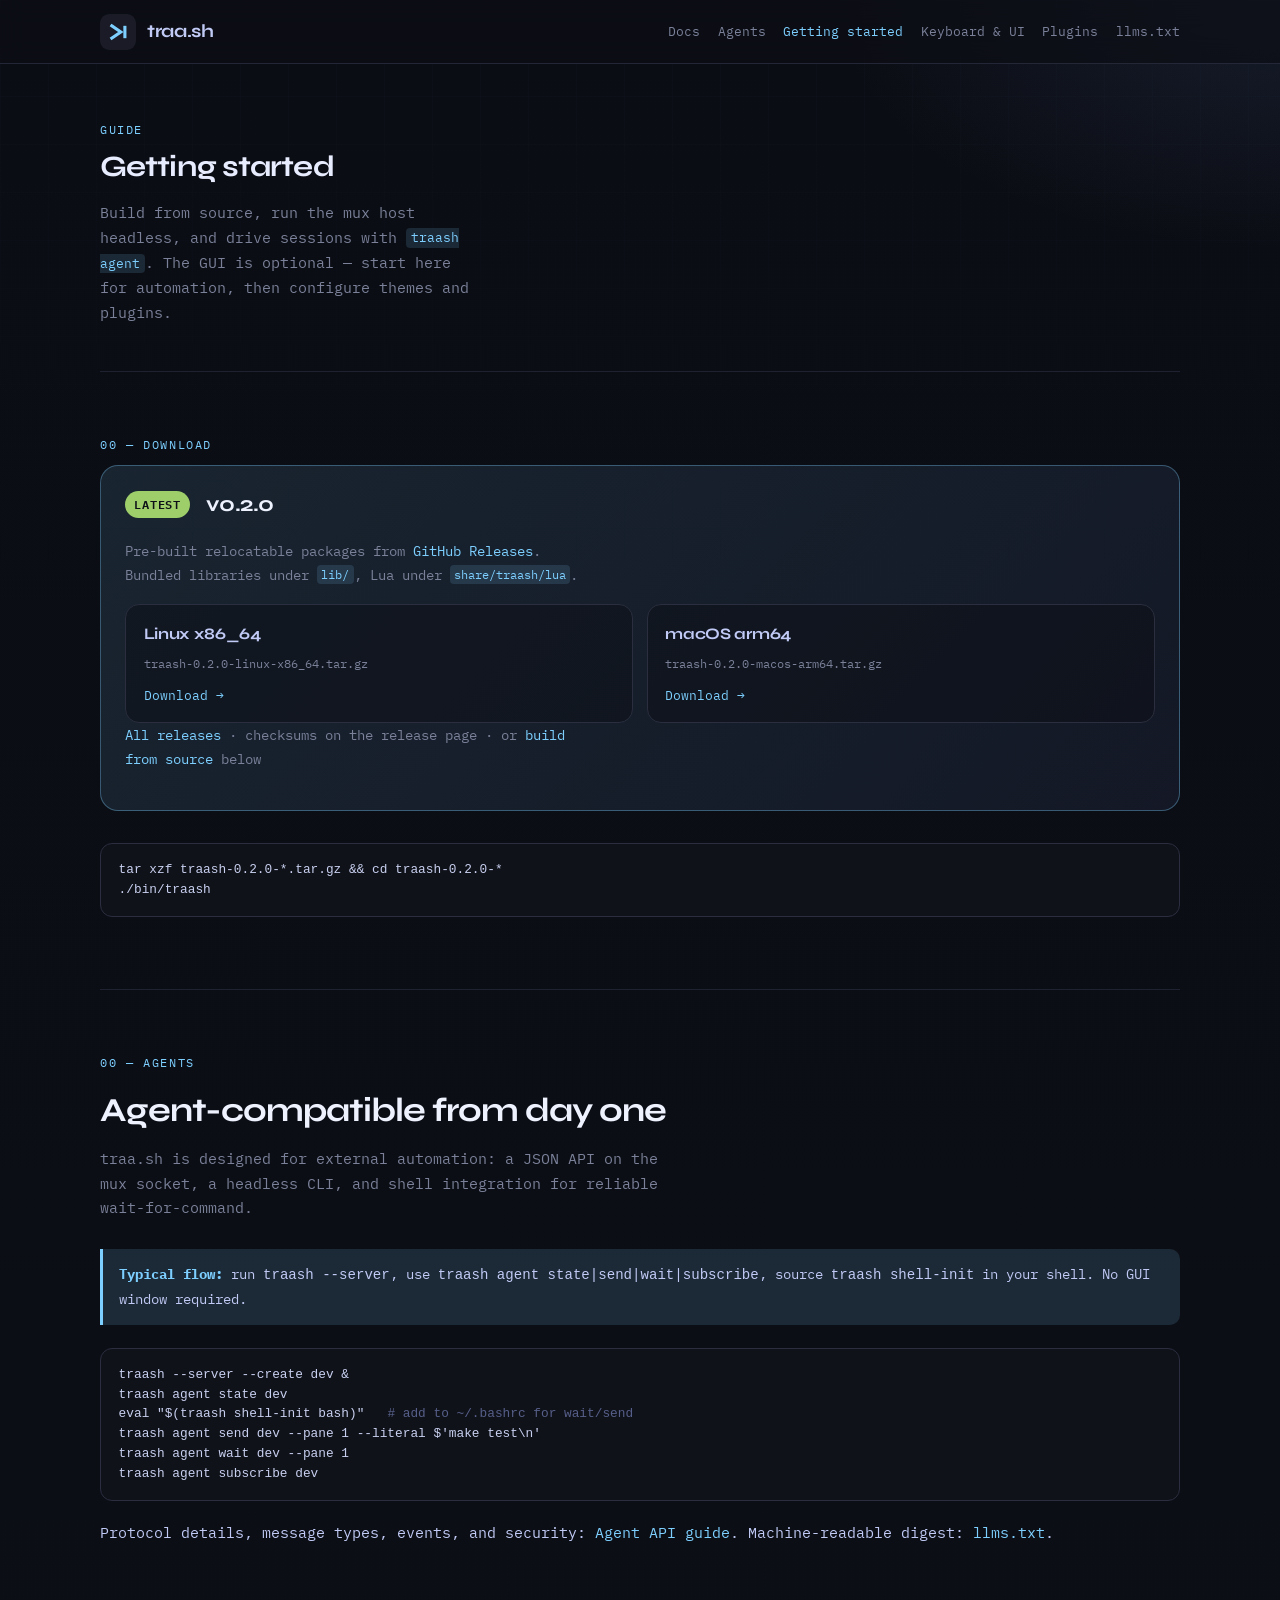
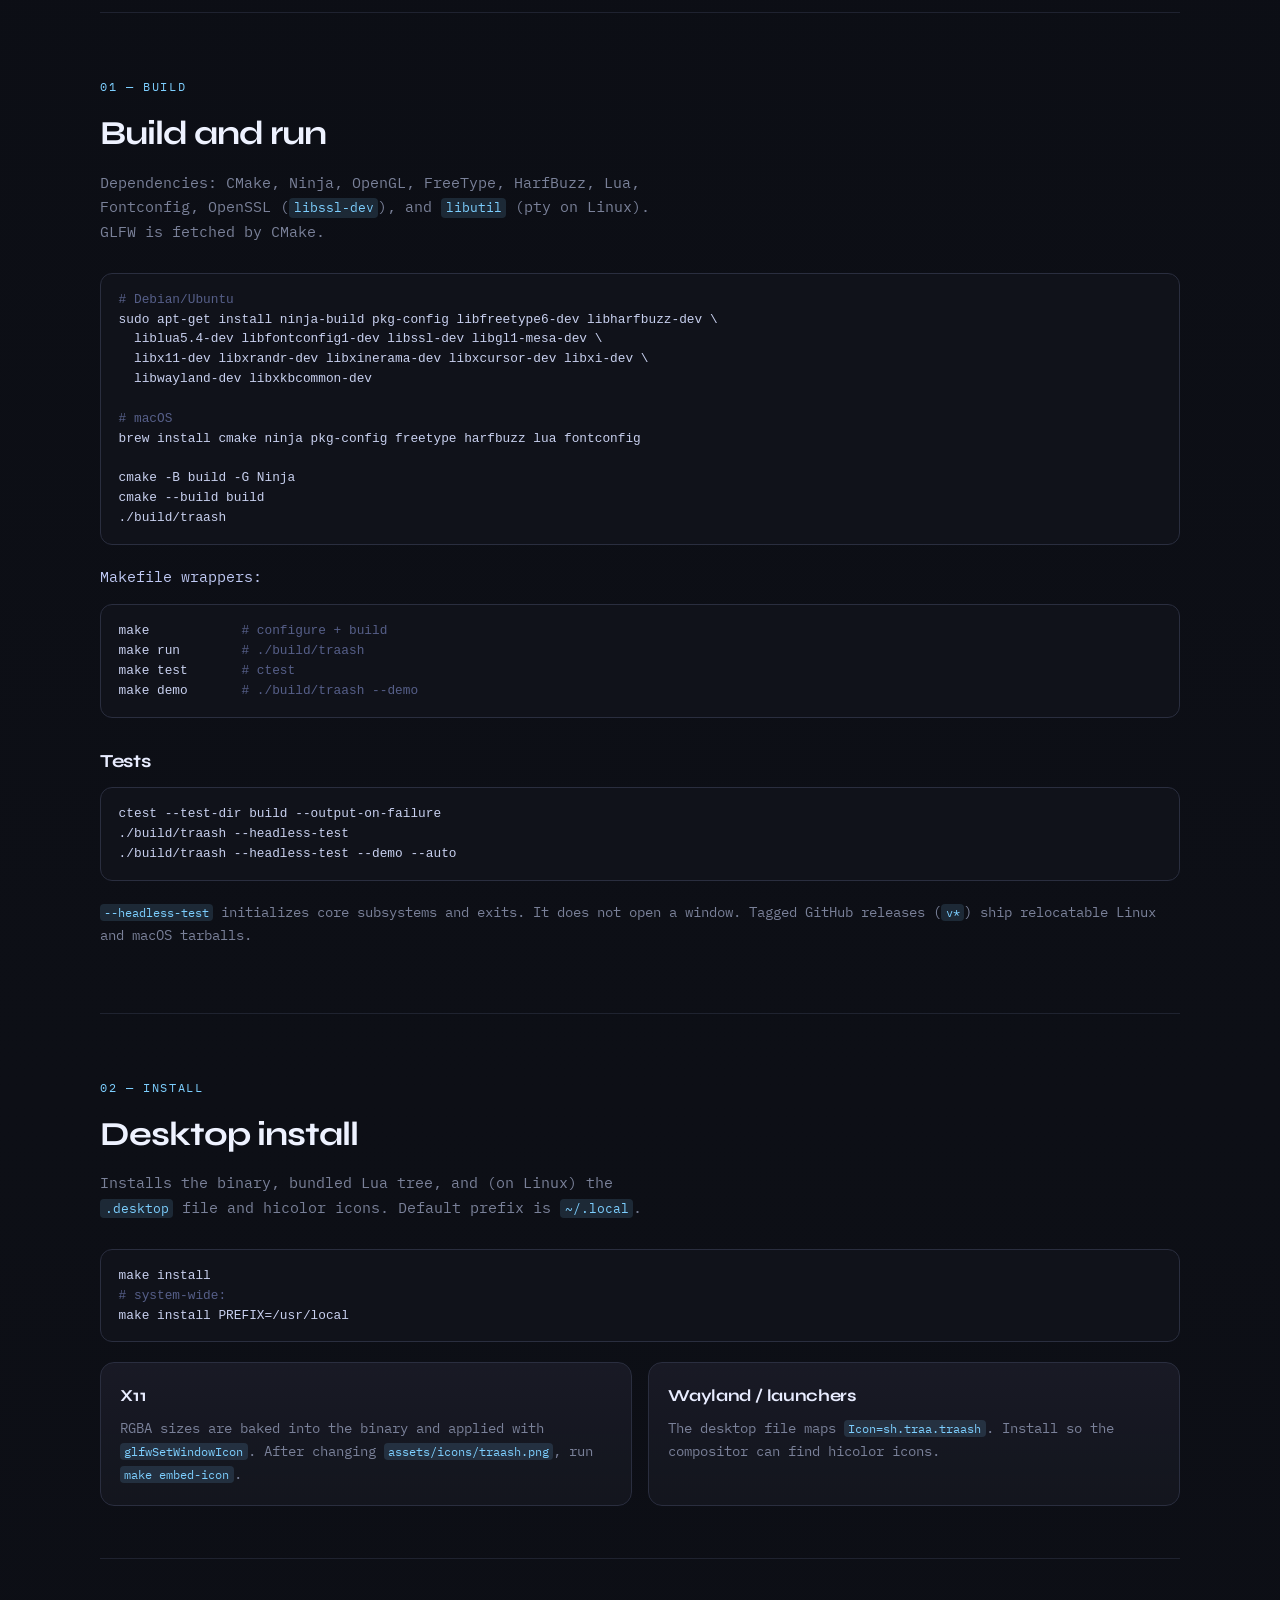
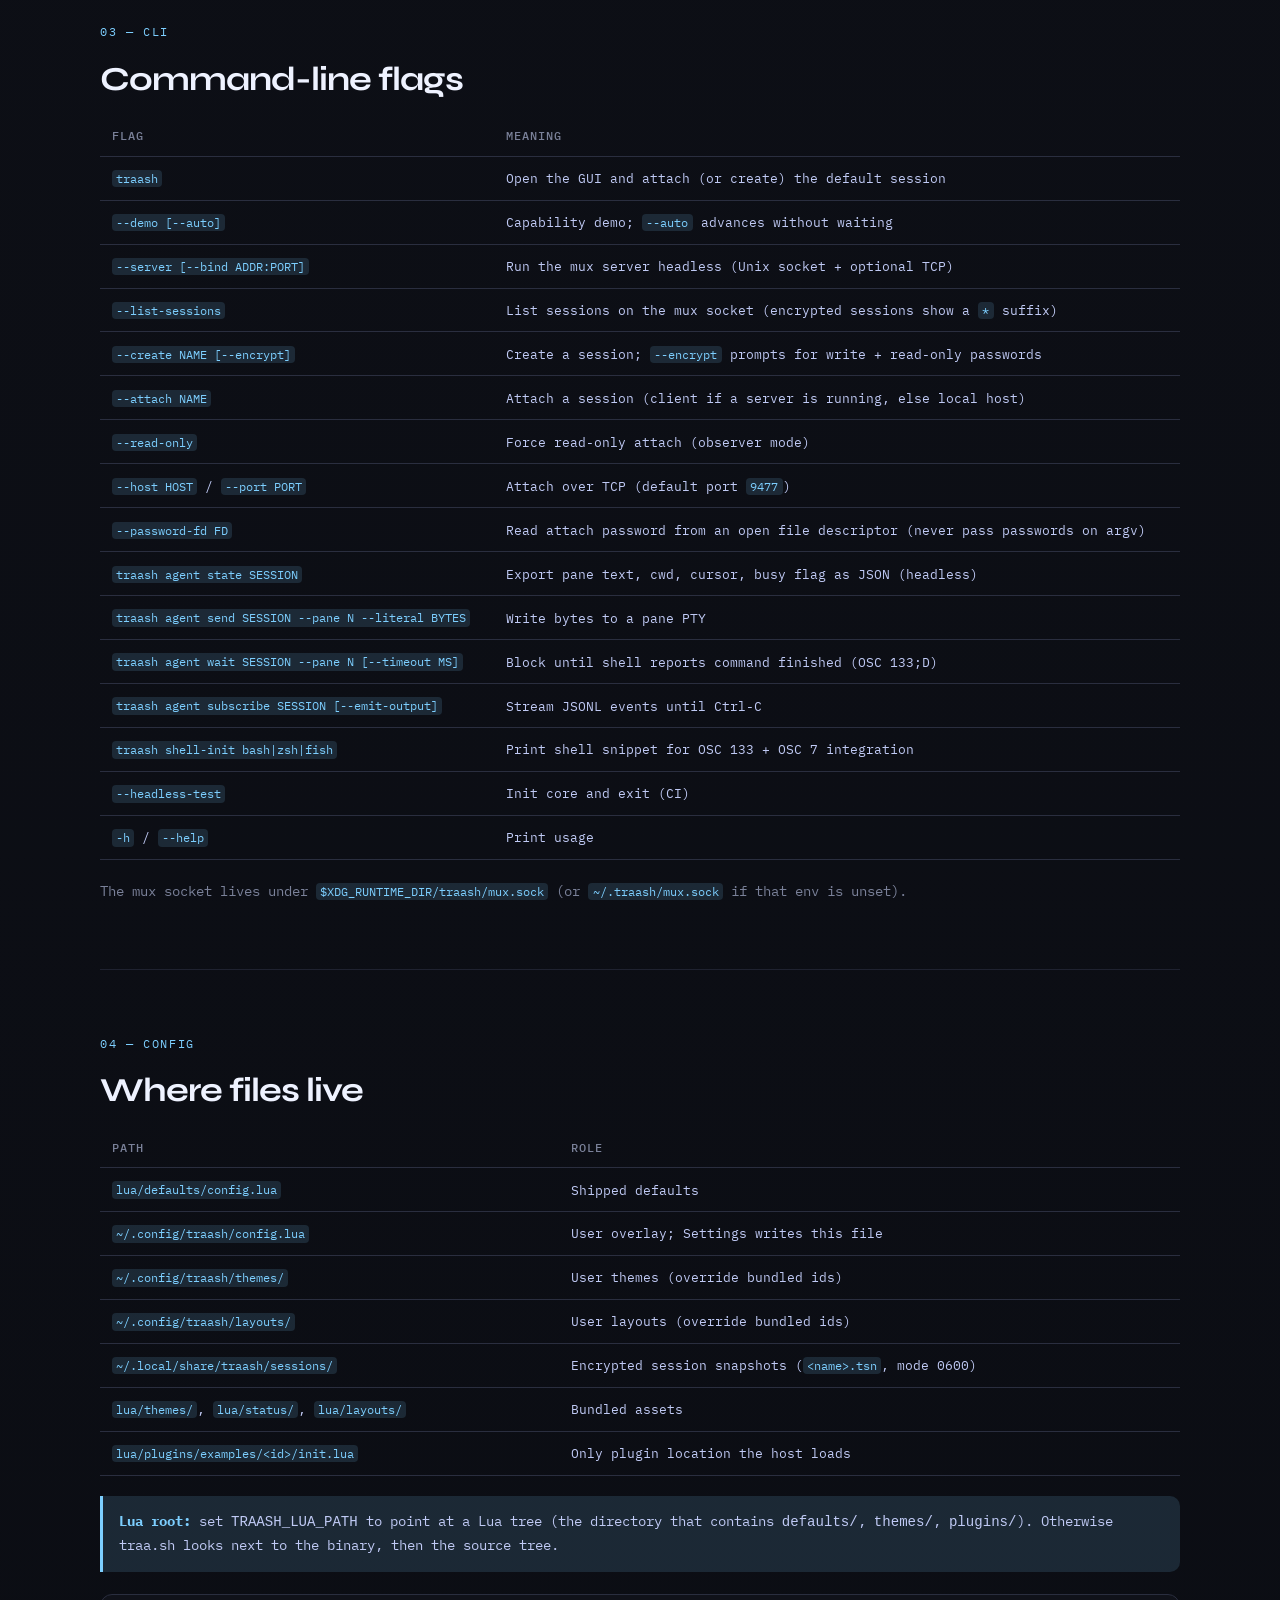
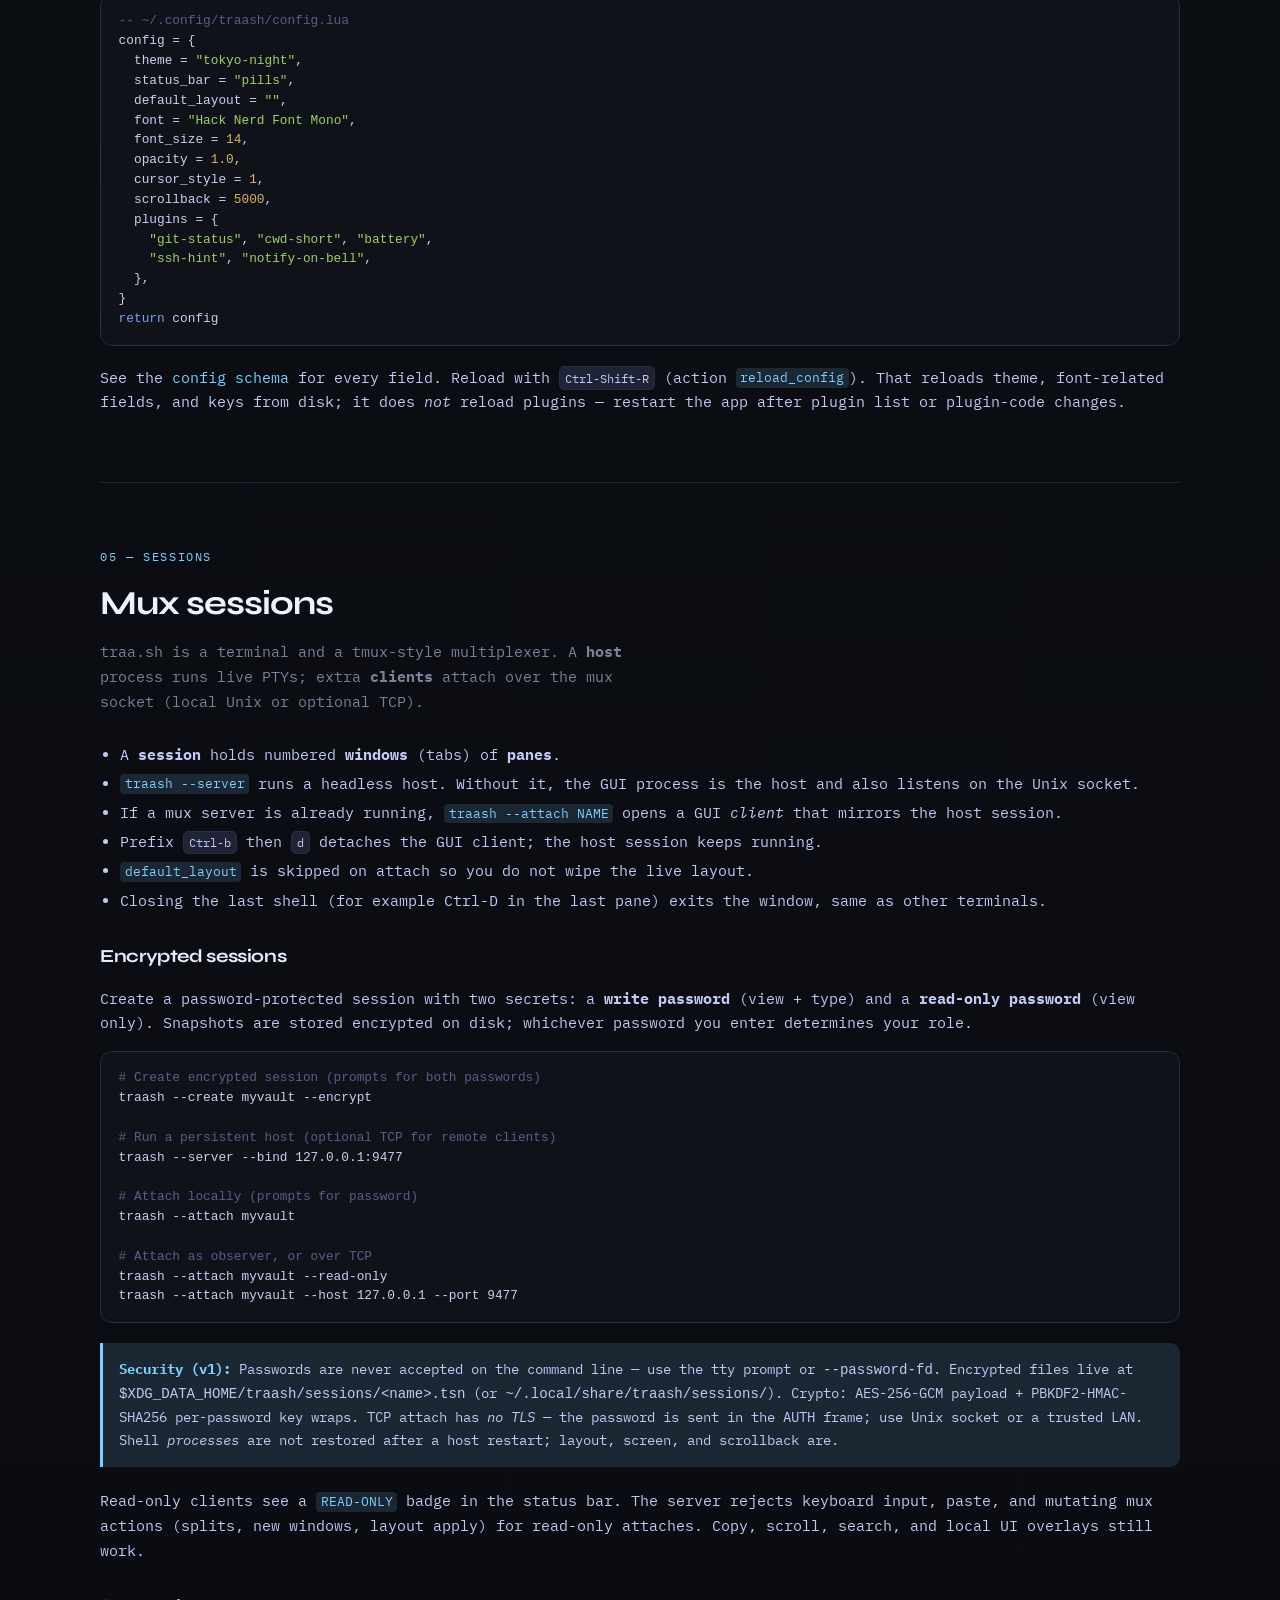
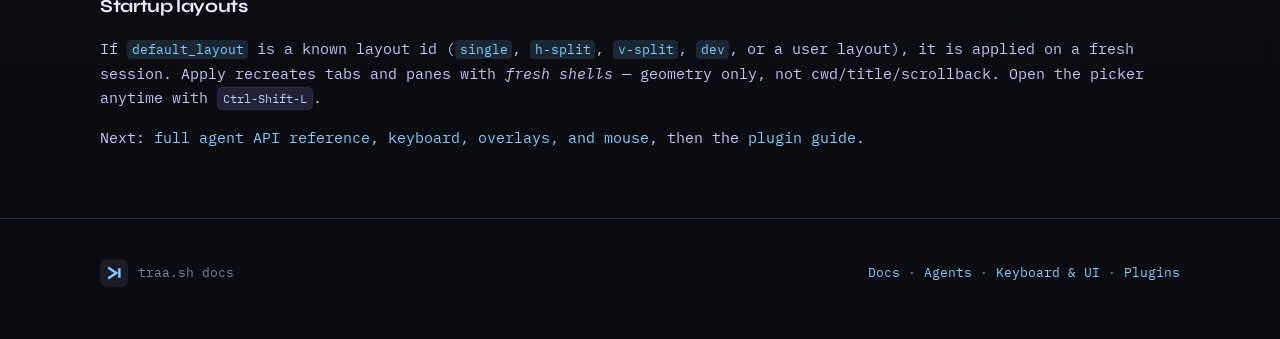
<file: docs/getting-started.html>
<!DOCTYPE html>
<html lang="en">
<head>
  <meta charset="utf-8" />
  <meta name="viewport" content="width=device-width, initial-scale=1" />
  <title>Getting started — traa.sh</title>
  <meta name="description" content="Build and run traa.sh. Agent API quick start, CLI, mux sessions, encrypted attach, and config." />
  <link rel="icon" href="assets/traash.svg" type="image/svg+xml" />
  <link rel="preconnect" href="https://fonts.googleapis.com" />
  <link rel="preconnect" href="https://fonts.gstatic.com" crossorigin />
  <link href="https://fonts.googleapis.com/css2?family=IBM+Plex+Mono:wght@400;500;600&family=Syne:wght@600;700;800&display=swap" rel="stylesheet" />
  <link rel="stylesheet" href="assets/site.css" />
</head>
<body>
  <nav class="topnav" aria-label="Documentation">
    <div class="inner">
      <a class="brand-lockup" href="index.html">
        <img src="assets/traash.svg" alt="" width="36" height="36" />
        <span>traa.sh</span>
      </a>
      <div class="nav-links">
        <a href="index.html">Docs</a>
        <a href="agents.html">Agents</a>
        <a class="active" href="getting-started.html">Getting started</a>
        <a href="keyboard-ui.html">Keyboard &amp; UI</a>
        <a href="plugins.html">Plugins</a>
        <a href="llms.txt">llms.txt</a>
      </div>
    </div>
  </nav>

  <header class="hero page-hero wrap">
    <p class="eyebrow">Guide</p>
    <h1>Getting started</h1>
    <p class="lead">Build from source, run the mux host headless, and drive sessions with <code>traash agent</code>. The GUI is optional — start here for automation, then configure themes and plugins.</p>
  </header>

  <main class="wrap">
    <section id="download" aria-labelledby="download-title">
      <p class="eyebrow">00 — Download</p>
      <div class="release-banner">
        <div class="release-banner-head">
          <span class="release-badge">Latest</span>
          <h2 class="release-version" id="download-title">v0.2.0</h2>
        </div>
        <p>Pre-built relocatable packages from <a href="https://github.com/merl111/traa.sh/releases/tag/v0.2.0">GitHub Releases</a>. Bundled libraries under <code>lib/</code>, Lua under <code>share/traash/lua</code>.</p>
        <div class="download-grid">
          <a class="download-card" href="https://github.com/merl111/traa.sh/releases/download/v0.2.0/traash-0.2.0-linux-x86_64.tar.gz">
            <strong>Linux x86_64</strong>
            <span>traash-0.2.0-linux-x86_64.tar.gz</span>
            <span class="dl-arrow">Download →</span>
          </a>
          <a class="download-card" href="https://github.com/merl111/traa.sh/releases/download/v0.2.0/traash-0.2.0-macos-arm64.tar.gz">
            <strong>macOS arm64</strong>
            <span>traash-0.2.0-macos-arm64.tar.gz</span>
            <span class="dl-arrow">Download →</span>
          </a>
        </div>
        <p class="release-foot"><a href="https://github.com/merl111/traa.sh/releases/latest">All releases</a> · checksums on the release page · or <a href="#build">build from source</a> below</p>
      </div>
<pre>tar xzf traash-0.2.0-*.tar.gz && cd traash-0.2.0-*
./bin/traash</pre>
    </section>

    <section id="agents" aria-labelledby="agents-title">
      <p class="eyebrow">00 — Agents</p>
      <h2 id="agents-title">Agent-compatible from day one</h2>
      <p class="section-lead">traa.sh is designed for external automation: a JSON API on the mux socket, a headless CLI, and shell integration for reliable wait-for-command.</p>
      <div class="callout">
        <strong>Typical flow:</strong> run <code>traash --server</code>, use <code>traash agent state|send|wait|subscribe</code>, source <code>traash shell-init</code> in your shell. No GUI window required.
      </div>
<pre>traash --server --create dev &
traash agent state dev
eval "$(traash shell-init bash)"   <span class="c"># add to ~/.bashrc for wait/send</span>
traash agent send dev --pane 1 --literal $'make test\n'
traash agent wait dev --pane 1
traash agent subscribe dev</pre>
      <p>Protocol details, message types, events, and security: <a href="agents.html">Agent API guide</a>. Machine-readable digest: <a href="llms.txt">llms.txt</a>.</p>
    </section>

    <section id="build" aria-labelledby="build-title">
      <p class="eyebrow">01 — Build</p>
      <h2 id="build-title">Build and run</h2>
      <p class="section-lead">Dependencies: CMake, Ninja, OpenGL, FreeType, HarfBuzz, Lua, Fontconfig, OpenSSL (<code>libssl-dev</code>), and <code>libutil</code> (pty on Linux). GLFW is fetched by CMake.</p>
<pre><span class="c"># Debian/Ubuntu</span>
sudo apt-get install ninja-build pkg-config libfreetype6-dev libharfbuzz-dev \
  liblua5.4-dev libfontconfig1-dev libssl-dev libgl1-mesa-dev \
  libx11-dev libxrandr-dev libxinerama-dev libxcursor-dev libxi-dev \
  libwayland-dev libxkbcommon-dev

<span class="c"># macOS</span>
brew install cmake ninja pkg-config freetype harfbuzz lua fontconfig

cmake -B build -G Ninja
cmake --build build
./build/traash</pre>
      <p>Makefile wrappers:</p>
<pre>make            <span class="c"># configure + build</span>
make run        <span class="c"># ./build/traash</span>
make test       <span class="c"># ctest</span>
make demo       <span class="c"># ./build/traash --demo</span></pre>
      <h3 id="tests">Tests</h3>
<pre>ctest --test-dir build --output-on-failure
./build/traash --headless-test
./build/traash --headless-test --demo --auto</pre>
      <p class="note"><code>--headless-test</code> initializes core subsystems and exits. It does not open a window. Tagged GitHub releases (<code>v*</code>) ship relocatable Linux and macOS tarballs.</p>
    </section>

    <section id="install" aria-labelledby="install-title">
      <p class="eyebrow">02 — Install</p>
      <h2 id="install-title">Desktop install</h2>
      <p class="section-lead">Installs the binary, bundled Lua tree, and (on Linux) the <code>.desktop</code> file and hicolor icons. Default prefix is <code>~/.local</code>.</p>
<pre>make install
<span class="c"># system-wide:</span>
make install PREFIX=/usr/local</pre>
      <div class="grid-2">
        <div class="card">
          <h3>X11</h3>
          <p>RGBA sizes are baked into the binary and applied with <code>glfwSetWindowIcon</code>. After changing <code>assets/icons/traash.png</code>, run <code>make embed-icon</code>.</p>
        </div>
        <div class="card">
          <h3>Wayland / launchers</h3>
          <p>The desktop file maps <code>Icon=sh.traa.traash</code>. Install so the compositor can find hicolor icons.</p>
        </div>
      </div>
    </section>

    <section id="cli" aria-labelledby="cli-title">
      <p class="eyebrow">03 — CLI</p>
      <h2 id="cli-title">Command-line flags</h2>
      <table>
        <thead>
          <tr><th>Flag</th><th>Meaning</th></tr>
        </thead>
        <tbody>
          <tr><td><code>traash</code></td><td>Open the GUI and attach (or create) the default session</td></tr>
          <tr><td><code>--demo [--auto]</code></td><td>Capability demo; <code>--auto</code> advances without waiting</td></tr>
          <tr><td><code>--server [--bind ADDR:PORT]</code></td><td>Run the mux server headless (Unix socket + optional TCP)</td></tr>
          <tr><td><code>--list-sessions</code></td><td>List sessions on the mux socket (encrypted sessions show a <code>*</code> suffix)</td></tr>
          <tr><td><code>--create NAME [--encrypt]</code></td><td>Create a session; <code>--encrypt</code> prompts for write + read-only passwords</td></tr>
          <tr><td><code>--attach NAME</code></td><td>Attach a session (client if a server is running, else local host)</td></tr>
          <tr><td><code>--read-only</code></td><td>Force read-only attach (observer mode)</td></tr>
          <tr><td><code>--host HOST</code> / <code>--port PORT</code></td><td>Attach over TCP (default port <code>9477</code>)</td></tr>
          <tr><td><code>--password-fd FD</code></td><td>Read attach password from an open file descriptor (never pass passwords on argv)</td></tr>
          <tr><td><code>traash agent state SESSION</code></td><td>Export pane text, cwd, cursor, busy flag as JSON (headless)</td></tr>
          <tr><td><code>traash agent send SESSION --pane N --literal BYTES</code></td><td>Write bytes to a pane PTY</td></tr>
          <tr><td><code>traash agent wait SESSION --pane N [--timeout MS]</code></td><td>Block until shell reports command finished (OSC 133;D)</td></tr>
          <tr><td><code>traash agent subscribe SESSION [--emit-output]</code></td><td>Stream JSONL events until Ctrl-C</td></tr>
          <tr><td><code>traash shell-init bash|zsh|fish</code></td><td>Print shell snippet for OSC 133 + OSC 7 integration</td></tr>
          <tr><td><code>--headless-test</code></td><td>Init core and exit (CI)</td></tr>
          <tr><td><code>-h</code> / <code>--help</code></td><td>Print usage</td></tr>
        </tbody>
      </table>
      <p class="note">The mux socket lives under <code>$XDG_RUNTIME_DIR/traash/mux.sock</code> (or <code>~/.traash/mux.sock</code> if that env is unset).</p>
    </section>

    <section id="config" aria-labelledby="config-title">
      <p class="eyebrow">04 — Config</p>
      <h2 id="config-title">Where files live</h2>
      <table>
        <thead>
          <tr><th>Path</th><th>Role</th></tr>
        </thead>
        <tbody>
          <tr><td><code>lua/defaults/config.lua</code></td><td>Shipped defaults</td></tr>
          <tr><td><code>~/.config/traash/config.lua</code></td><td>User overlay; Settings writes this file</td></tr>
          <tr><td><code>~/.config/traash/themes/</code></td><td>User themes (override bundled ids)</td></tr>
          <tr><td><code>~/.config/traash/layouts/</code></td><td>User layouts (override bundled ids)</td></tr>
          <tr><td><code>~/.local/share/traash/sessions/</code></td><td>Encrypted session snapshots (<code>&lt;name&gt;.tsn</code>, mode 0600)</td></tr>
          <tr><td><code>lua/themes/</code>, <code>lua/status/</code>, <code>lua/layouts/</code></td><td>Bundled assets</td></tr>
          <tr><td><code>lua/plugins/examples/&lt;id&gt;/init.lua</code></td><td>Only plugin location the host loads</td></tr>
        </tbody>
      </table>
      <div class="callout">
        <strong>Lua root:</strong> set <code>TRAASH_LUA_PATH</code> to point at a Lua tree (the directory that contains <code>defaults/</code>, <code>themes/</code>, <code>plugins/</code>). Otherwise traa.sh looks next to the binary, then the source tree.
      </div>
<pre><span class="c">-- ~/.config/traash/config.lua</span>
config = {
  theme = <span class="s">"tokyo-night"</span>,
  status_bar = <span class="s">"pills"</span>,
  default_layout = <span class="s">""</span>,
  font = <span class="s">"Hack Nerd Font Mono"</span>,
  font_size = <span class="n">14</span>,
  opacity = <span class="n">1.0</span>,
  cursor_style = <span class="n">1</span>,
  scrollback = <span class="n">5000</span>,
  plugins = {
    <span class="s">"git-status"</span>, <span class="s">"cwd-short"</span>, <span class="s">"battery"</span>,
    <span class="s">"ssh-hint"</span>, <span class="s">"notify-on-bell"</span>,
  },
}
<span class="k">return</span> config</pre>
      <p>See the <a href="index.html#config">config schema</a> for every field. Reload with <span class="kbd">Ctrl-Shift-R</span> (action <code>reload_config</code>). That reloads theme, font-related fields, and keys from disk; it does <em>not</em> reload plugins — restart the app after plugin list or plugin-code changes.</p>
    </section>

    <section id="sessions" aria-labelledby="sessions-title">
      <p class="eyebrow">05 — Sessions</p>
      <h2 id="sessions-title">Mux sessions</h2>
      <p class="section-lead">traa.sh is a terminal and a tmux-style multiplexer. A <strong>host</strong> process runs live PTYs; extra <strong>clients</strong> attach over the mux socket (local Unix or optional TCP).</p>
      <ul>
        <li>A <strong>session</strong> holds numbered <strong>windows</strong> (tabs) of <strong>panes</strong>.</li>
        <li><code>traash --server</code> runs a headless host. Without it, the GUI process is the host and also listens on the Unix socket.</li>
        <li>If a mux server is already running, <code>traash --attach NAME</code> opens a GUI <em>client</em> that mirrors the host session.</li>
        <li>Prefix <span class="kbd">Ctrl-b</span> then <span class="kbd">d</span> detaches the GUI client; the host session keeps running.</li>
        <li><code>default_layout</code> is skipped on attach so you do not wipe the live layout.</li>
        <li>Closing the last shell (for example Ctrl-D in the last pane) exits the window, same as other terminals.</li>
      </ul>
      <h3 id="encrypted">Encrypted sessions</h3>
      <p>Create a password-protected session with two secrets: a <strong>write password</strong> (view + type) and a <strong>read-only password</strong> (view only). Snapshots are stored encrypted on disk; whichever password you enter determines your role.</p>
<pre><span class="c"># Create encrypted session (prompts for both passwords)</span>
traash --create myvault --encrypt

<span class="c"># Run a persistent host (optional TCP for remote clients)</span>
traash --server --bind 127.0.0.1:9477

<span class="c"># Attach locally (prompts for password)</span>
traash --attach myvault

<span class="c"># Attach as observer, or over TCP</span>
traash --attach myvault --read-only
traash --attach myvault --host 127.0.0.1 --port 9477</pre>
      <div class="callout">
        <strong>Security (v1):</strong> Passwords are never accepted on the command line — use the tty prompt or <code>--password-fd</code>.
        Encrypted files live at <code>$XDG_DATA_HOME/traash/sessions/&lt;name&gt;.tsn</code> (or <code>~/.local/share/traash/sessions/</code>).
        Crypto: AES-256-GCM payload + PBKDF2-HMAC-SHA256 per-password key wraps.
        TCP attach has <em>no TLS</em> — the password is sent in the AUTH frame; use Unix socket or a trusted LAN.
        Shell <em>processes</em> are not restored after a host restart; layout, screen, and scrollback are.
      </div>
      <p>Read-only clients see a <code>READ-ONLY</code> badge in the status bar. The server rejects keyboard input, paste, and mutating mux actions (splits, new windows, layout apply) for read-only attaches. Copy, scroll, search, and local UI overlays still work.</p>
      <h3 id="layouts">Startup layouts</h3>
      <p>If <code>default_layout</code> is a known layout id (<code>single</code>, <code>h-split</code>, <code>v-split</code>, <code>dev</code>, or a user layout), it is applied on a fresh session. Apply recreates tabs and panes with <em>fresh shells</em> — geometry only, not cwd/title/scrollback. Open the picker anytime with <span class="kbd">Ctrl-Shift-L</span>.</p>
      <p>Next: <a href="agents.html">full agent API reference</a>, <a href="keyboard-ui.html">keyboard, overlays, and mouse</a>, then the <a href="plugins.html">plugin guide</a>.</p>
    </section>
  </main>

  <footer>
    <div class="wrap inner">
      <div style="display:flex;align-items:center;gap:0.65rem;">
        <img src="assets/traash.svg" alt="" width="28" height="28" style="border-radius:7px;" />
        <span>traa.sh docs</span>
      </div>
      <div>
        <a href="index.html">Docs</a>
        ·
        <a href="agents.html">Agents</a>
        ·
        <a href="keyboard-ui.html">Keyboard &amp; UI</a>
        ·
        <a href="plugins.html">Plugins</a>
      </div>
    </div>
  </footer>
</body>
</html>
</file>
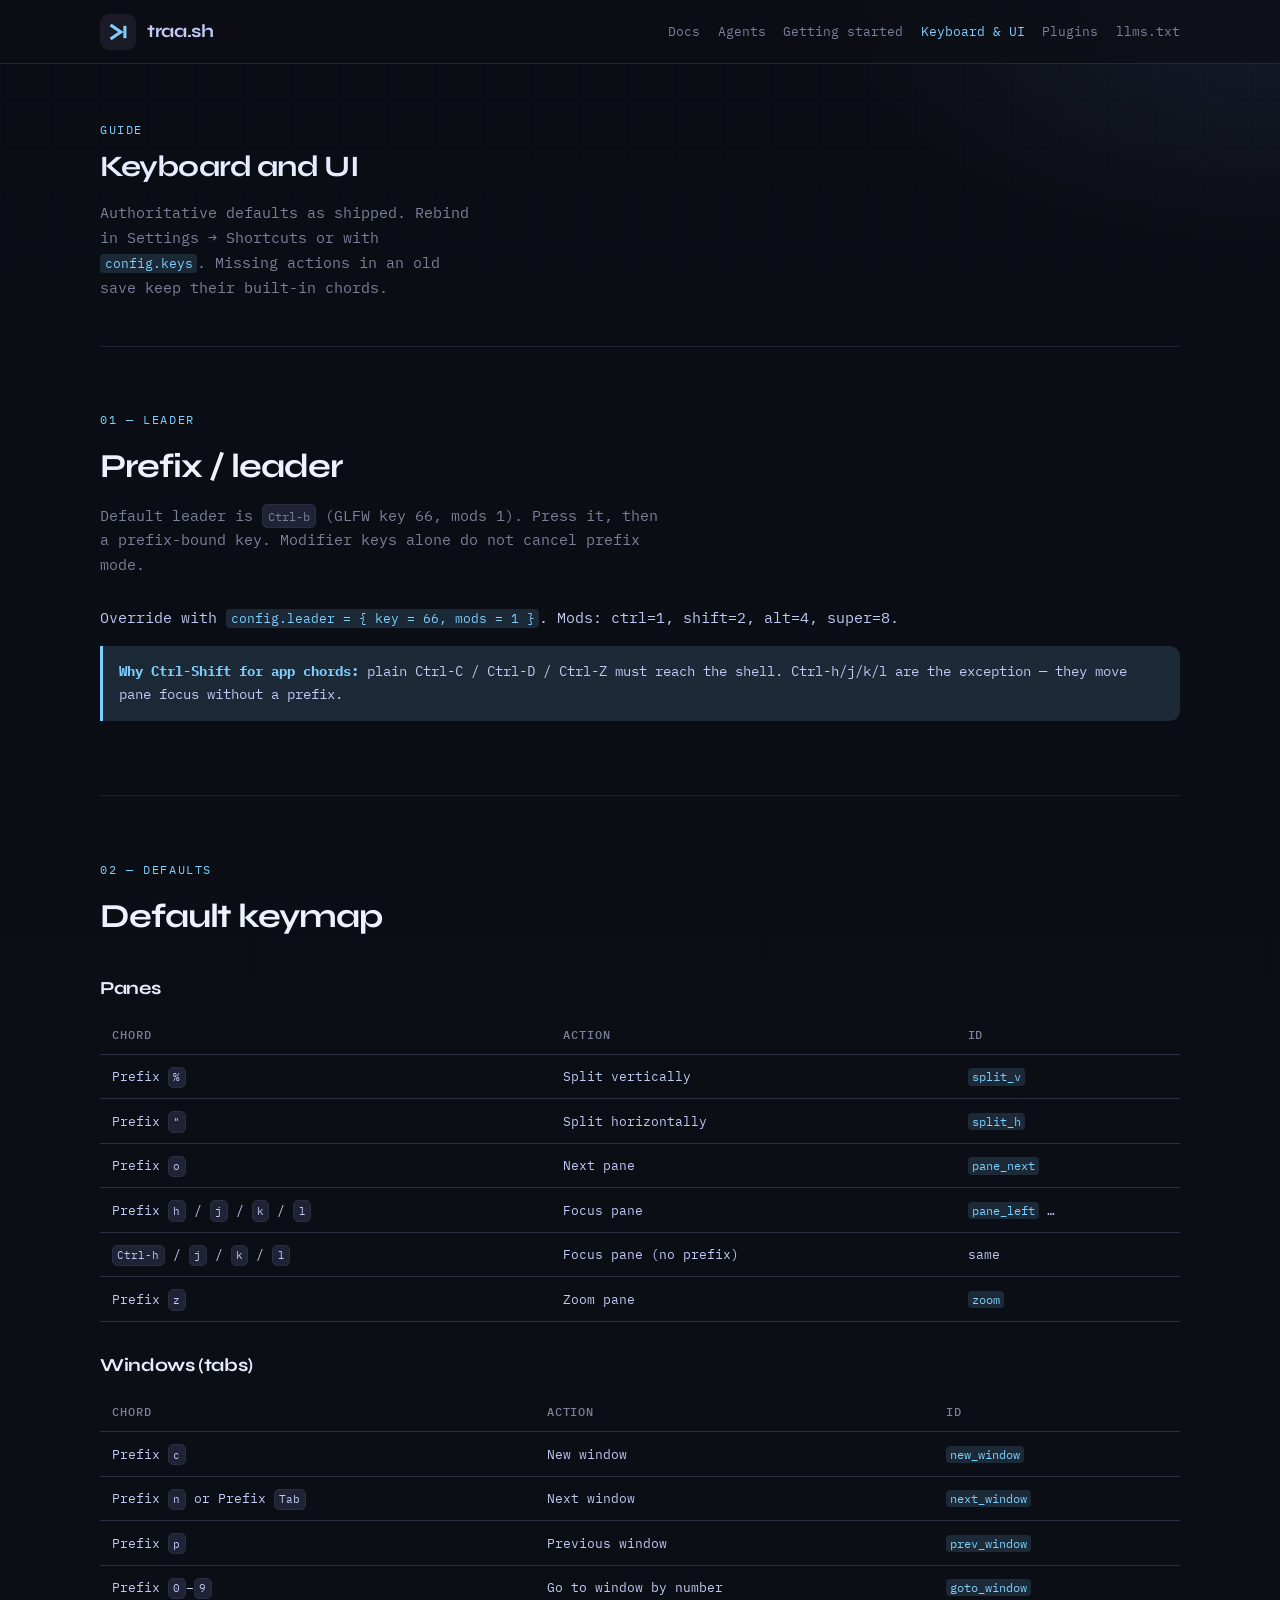
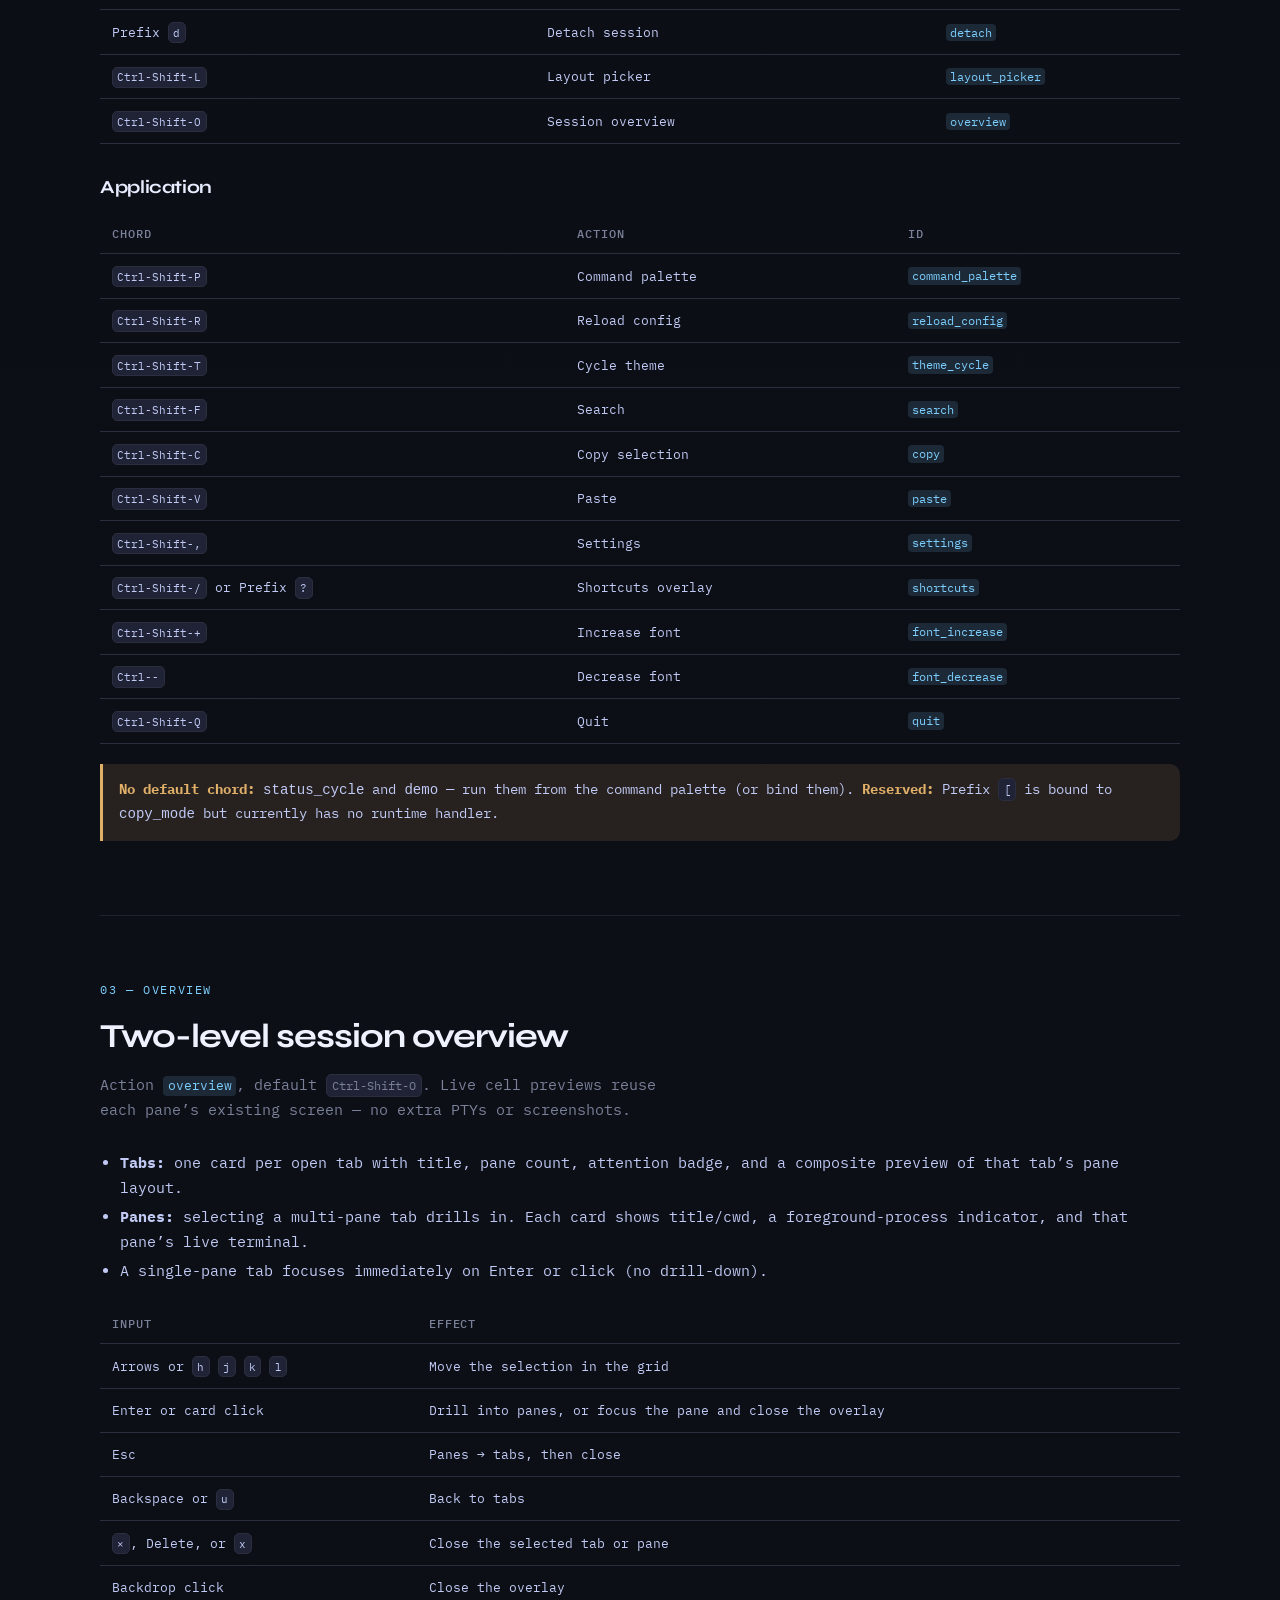
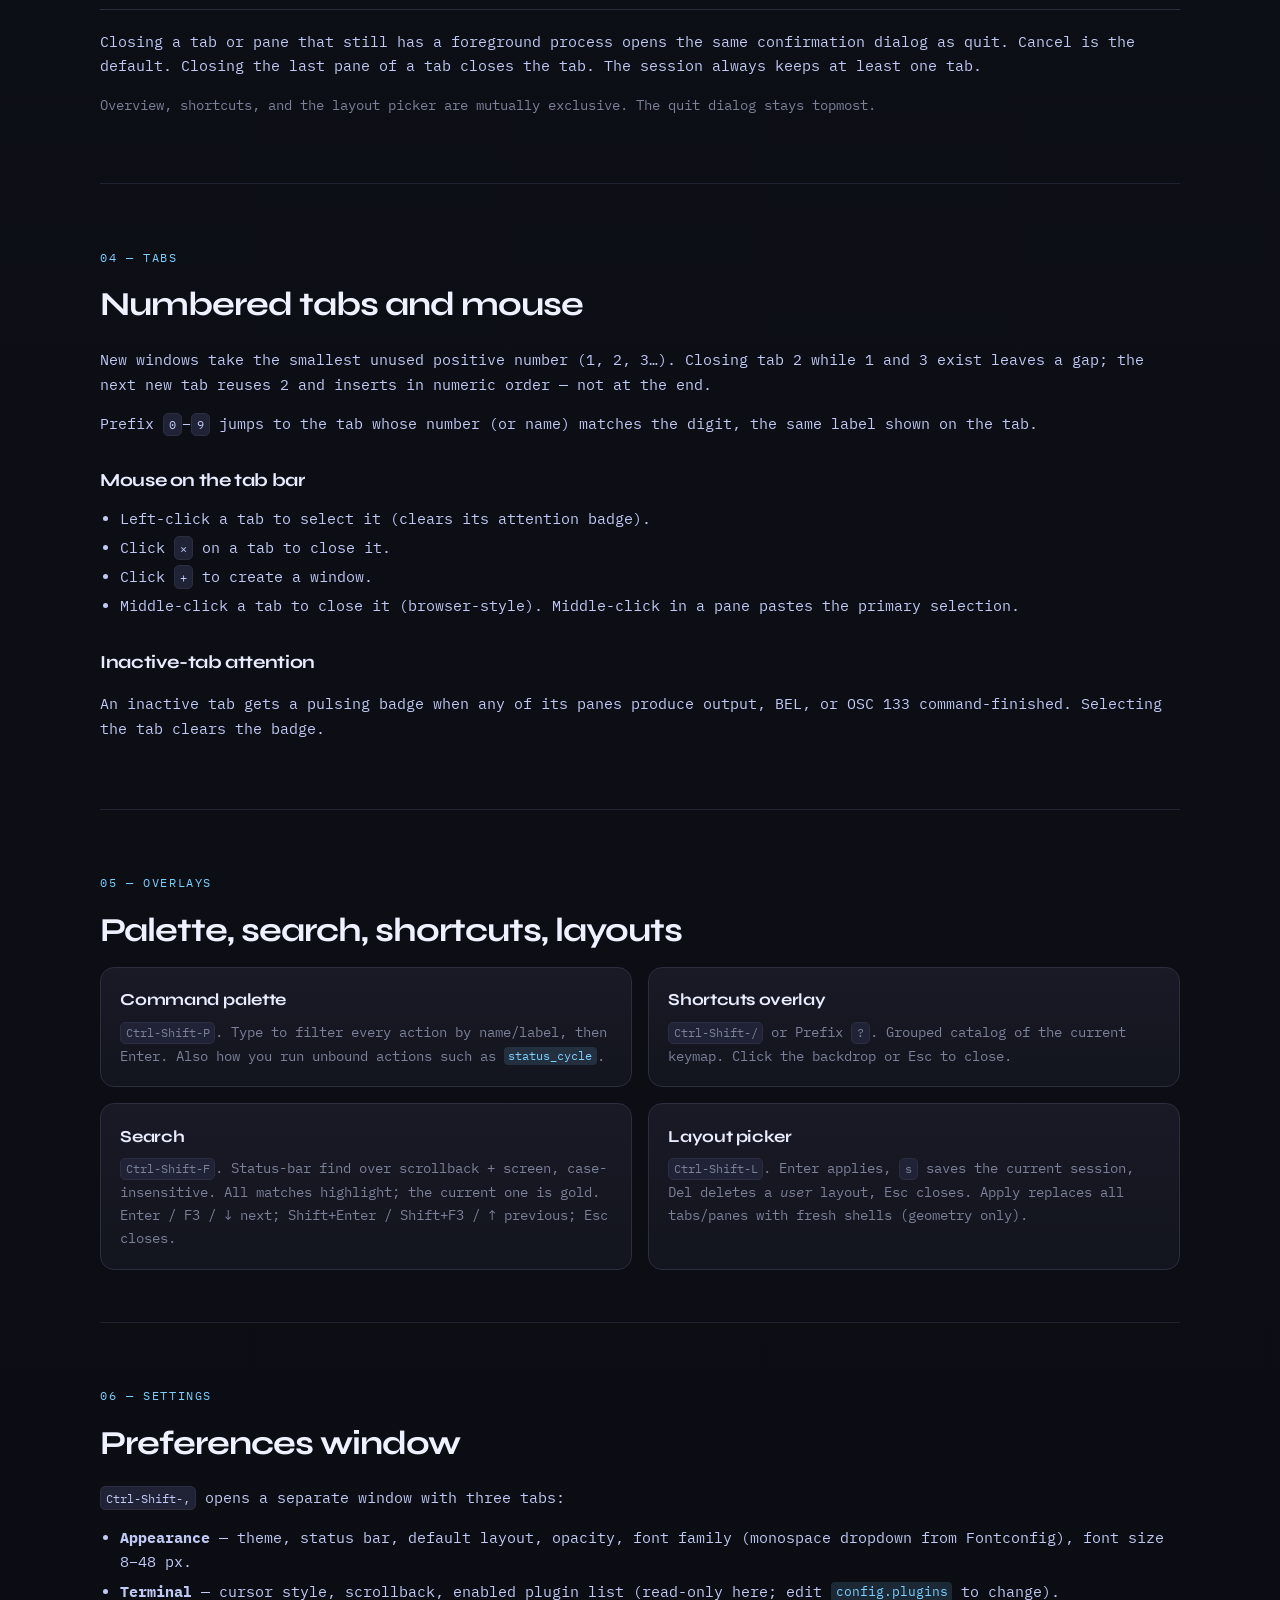
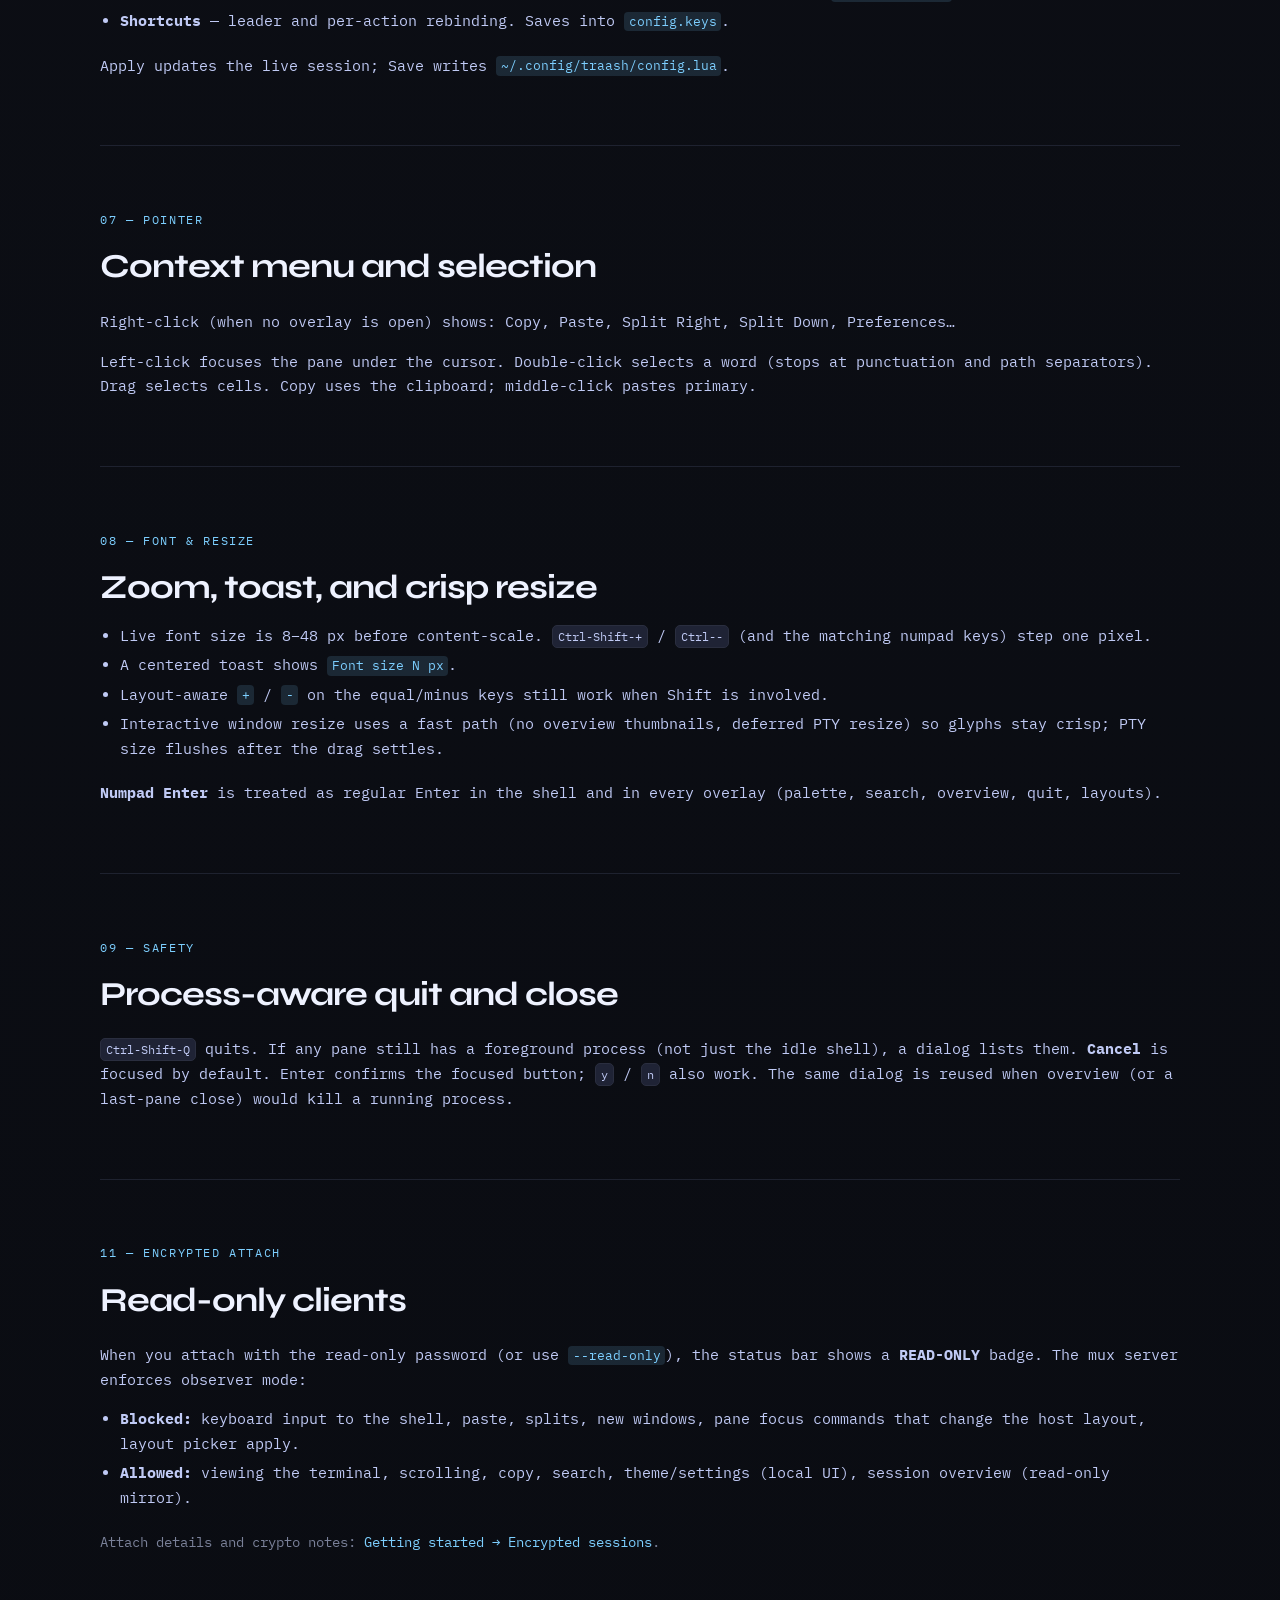
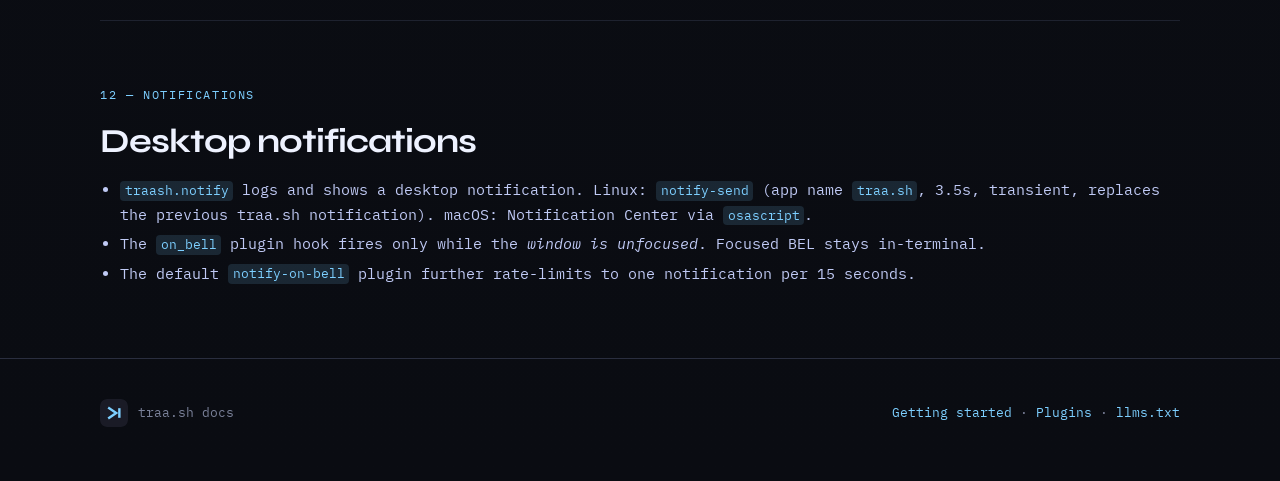
<file: docs/keyboard-ui.html>
<!DOCTYPE html>
<html lang="en">
<head>
  <meta charset="utf-8" />
  <meta name="viewport" content="width=device-width, initial-scale=1" />
  <title>Keyboard &amp; UI — traa.sh</title>
  <meta name="description" content="Default keymap, session overview, tabs, overlays, settings, mouse, font zoom, quit confirmation, and notifications." />
  <link rel="icon" href="assets/traash.svg" type="image/svg+xml" />
  <link rel="preconnect" href="https://fonts.googleapis.com" />
  <link rel="preconnect" href="https://fonts.gstatic.com" crossorigin />
  <link href="https://fonts.googleapis.com/css2?family=IBM+Plex+Mono:wght@400;500;600&family=Syne:wght@600;700;800&display=swap" rel="stylesheet" />
  <link rel="stylesheet" href="assets/site.css" />
</head>
<body>
  <nav class="topnav" aria-label="Documentation">
    <div class="inner">
      <a class="brand-lockup" href="index.html">
        <img src="assets/traash.svg" alt="" width="36" height="36" />
        <span>traa.sh</span>
      </a>
      <div class="nav-links">
        <a href="index.html">Docs</a>
        <a href="agents.html">Agents</a>
        <a href="getting-started.html">Getting started</a>
        <a class="active" href="keyboard-ui.html">Keyboard &amp; UI</a>
        <a href="plugins.html">Plugins</a>
        <a href="llms.txt">llms.txt</a>
      </div>
    </div>
  </nav>

  <header class="hero page-hero wrap">
    <p class="eyebrow">Guide</p>
    <h1>Keyboard and UI</h1>
    <p class="lead">Authoritative defaults as shipped. Rebind in Settings → Shortcuts or with <code>config.keys</code>. Missing actions in an old save keep their built-in chords.</p>
  </header>

  <main class="wrap">
    <section id="leader" aria-labelledby="leader-title">
      <p class="eyebrow">01 — Leader</p>
      <h2 id="leader-title">Prefix / leader</h2>
      <p class="section-lead">Default leader is <span class="kbd">Ctrl-b</span> (GLFW key 66, mods 1). Press it, then a prefix-bound key. Modifier keys alone do not cancel prefix mode.</p>
      <p>Override with <code>config.leader = { key = 66, mods = 1 }</code>. Mods: ctrl=1, shift=2, alt=4, super=8.</p>
      <div class="callout">
        <strong>Why Ctrl-Shift for app chords:</strong> plain Ctrl-C / Ctrl-D / Ctrl-Z must reach the shell. Ctrl-h/j/k/l are the exception — they move pane focus without a prefix.
      </div>
    </section>

    <section id="keymap" aria-labelledby="keymap-title">
      <p class="eyebrow">02 — Defaults</p>
      <h2 id="keymap-title">Default keymap</h2>

      <h3 id="panes">Panes</h3>
      <table>
        <thead>
          <tr><th>Chord</th><th>Action</th><th>Id</th></tr>
        </thead>
        <tbody>
          <tr><td>Prefix <span class="kbd">%</span></td><td>Split vertically</td><td><code>split_v</code></td></tr>
          <tr><td>Prefix <span class="kbd">"</span></td><td>Split horizontally</td><td><code>split_h</code></td></tr>
          <tr><td>Prefix <span class="kbd">o</span></td><td>Next pane</td><td><code>pane_next</code></td></tr>
          <tr><td>Prefix <span class="kbd">h</span> / <span class="kbd">j</span> / <span class="kbd">k</span> / <span class="kbd">l</span></td><td>Focus pane</td><td><code>pane_left</code> …</td></tr>
          <tr><td><span class="kbd">Ctrl-h</span> / <span class="kbd">j</span> / <span class="kbd">k</span> / <span class="kbd">l</span></td><td>Focus pane (no prefix)</td><td>same</td></tr>
          <tr><td>Prefix <span class="kbd">z</span></td><td>Zoom pane</td><td><code>zoom</code></td></tr>
        </tbody>
      </table>

      <h3 id="windows">Windows (tabs)</h3>
      <table>
        <thead>
          <tr><th>Chord</th><th>Action</th><th>Id</th></tr>
        </thead>
        <tbody>
          <tr><td>Prefix <span class="kbd">c</span></td><td>New window</td><td><code>new_window</code></td></tr>
          <tr><td>Prefix <span class="kbd">n</span> or Prefix <span class="kbd">Tab</span></td><td>Next window</td><td><code>next_window</code></td></tr>
          <tr><td>Prefix <span class="kbd">p</span></td><td>Previous window</td><td><code>prev_window</code></td></tr>
          <tr><td>Prefix <span class="kbd">0</span>–<span class="kbd">9</span></td><td>Go to window by number</td><td><code>goto_window</code></td></tr>
          <tr><td>Prefix <span class="kbd">d</span></td><td>Detach session</td><td><code>detach</code></td></tr>
          <tr><td><span class="kbd">Ctrl-Shift-L</span></td><td>Layout picker</td><td><code>layout_picker</code></td></tr>
          <tr><td><span class="kbd">Ctrl-Shift-O</span></td><td>Session overview</td><td><code>overview</code></td></tr>
        </tbody>
      </table>

      <h3 id="app-chords">Application</h3>
      <table>
        <thead>
          <tr><th>Chord</th><th>Action</th><th>Id</th></tr>
        </thead>
        <tbody>
          <tr><td><span class="kbd">Ctrl-Shift-P</span></td><td>Command palette</td><td><code>command_palette</code></td></tr>
          <tr><td><span class="kbd">Ctrl-Shift-R</span></td><td>Reload config</td><td><code>reload_config</code></td></tr>
          <tr><td><span class="kbd">Ctrl-Shift-T</span></td><td>Cycle theme</td><td><code>theme_cycle</code></td></tr>
          <tr><td><span class="kbd">Ctrl-Shift-F</span></td><td>Search</td><td><code>search</code></td></tr>
          <tr><td><span class="kbd">Ctrl-Shift-C</span></td><td>Copy selection</td><td><code>copy</code></td></tr>
          <tr><td><span class="kbd">Ctrl-Shift-V</span></td><td>Paste</td><td><code>paste</code></td></tr>
          <tr><td><span class="kbd">Ctrl-Shift-,</span></td><td>Settings</td><td><code>settings</code></td></tr>
          <tr><td><span class="kbd">Ctrl-Shift-/</span> or Prefix <span class="kbd">?</span></td><td>Shortcuts overlay</td><td><code>shortcuts</code></td></tr>
          <tr><td><span class="kbd">Ctrl-Shift-+</span></td><td>Increase font</td><td><code>font_increase</code></td></tr>
          <tr><td><span class="kbd">Ctrl--</span></td><td>Decrease font</td><td><code>font_decrease</code></td></tr>
          <tr><td><span class="kbd">Ctrl-Shift-Q</span></td><td>Quit</td><td><code>quit</code></td></tr>
        </tbody>
      </table>
      <div class="callout warn">
        <strong>No default chord:</strong> <code>status_cycle</code> and <code>demo</code> — run them from the command palette (or bind them).
        <strong>Reserved:</strong> Prefix <span class="kbd">[</span> is bound to <code>copy_mode</code> but currently has no runtime handler.
      </div>
    </section>

    <section id="overview" aria-labelledby="overview-title">
      <p class="eyebrow">03 — Overview</p>
      <h2 id="overview-title">Two-level session overview</h2>
      <p class="section-lead">Action <code>overview</code>, default <span class="kbd">Ctrl-Shift-O</span>. Live cell previews reuse each pane’s existing screen — no extra PTYs or screenshots.</p>
      <ul>
        <li><strong>Tabs:</strong> one card per open tab with title, pane count, attention badge, and a composite preview of that tab’s pane layout.</li>
        <li><strong>Panes:</strong> selecting a multi-pane tab drills in. Each card shows title/cwd, a foreground-process indicator, and that pane’s live terminal.</li>
        <li>A single-pane tab focuses immediately on Enter or click (no drill-down).</li>
      </ul>
      <table>
        <thead>
          <tr><th>Input</th><th>Effect</th></tr>
        </thead>
        <tbody>
          <tr><td>Arrows or <span class="kbd">h</span> <span class="kbd">j</span> <span class="kbd">k</span> <span class="kbd">l</span></td><td>Move the selection in the grid</td></tr>
          <tr><td>Enter or card click</td><td>Drill into panes, or focus the pane and close the overlay</td></tr>
          <tr><td>Esc</td><td>Panes → tabs, then close</td></tr>
          <tr><td>Backspace or <span class="kbd">u</span></td><td>Back to tabs</td></tr>
          <tr><td><span class="kbd">×</span>, Delete, or <span class="kbd">x</span></td><td>Close the selected tab or pane</td></tr>
          <tr><td>Backdrop click</td><td>Close the overlay</td></tr>
        </tbody>
      </table>
      <p>Closing a tab or pane that still has a foreground process opens the same confirmation dialog as quit. Cancel is the default. Closing the last pane of a tab closes the tab. The session always keeps at least one tab.</p>
      <p class="note">Overview, shortcuts, and the layout picker are mutually exclusive. The quit dialog stays topmost.</p>
    </section>

    <section id="tabs" aria-labelledby="tabs-title">
      <p class="eyebrow">04 — Tabs</p>
      <h2 id="tabs-title">Numbered tabs and mouse</h2>
      <p>New windows take the smallest unused positive number (1, 2, 3…). Closing tab 2 while 1 and 3 exist leaves a gap; the next new tab reuses 2 and inserts in numeric order — not at the end.</p>
      <p>Prefix <span class="kbd">0</span>–<span class="kbd">9</span> jumps to the tab whose number (or name) matches the digit, the same label shown on the tab.</p>
      <h3 id="mouse-tabs">Mouse on the tab bar</h3>
      <ul>
        <li>Left-click a tab to select it (clears its attention badge).</li>
        <li>Click <span class="kbd">×</span> on a tab to close it.</li>
        <li>Click <span class="kbd">+</span> to create a window.</li>
        <li>Middle-click a tab to close it (browser-style). Middle-click in a pane pastes the primary selection.</li>
      </ul>
      <h3 id="attention">Inactive-tab attention</h3>
      <p>An inactive tab gets a pulsing badge when any of its panes produce output, BEL, or OSC 133 command-finished. Selecting the tab clears the badge.</p>
    </section>

    <section id="overlays" aria-labelledby="overlays-title">
      <p class="eyebrow">05 — Overlays</p>
      <h2 id="overlays-title">Palette, search, shortcuts, layouts</h2>
      <div class="grid-2">
        <div class="card">
          <h3>Command palette</h3>
          <p><span class="kbd">Ctrl-Shift-P</span>. Type to filter every action by name/label, then Enter. Also how you run unbound actions such as <code>status_cycle</code>.</p>
        </div>
        <div class="card">
          <h3>Shortcuts overlay</h3>
          <p><span class="kbd">Ctrl-Shift-/</span> or Prefix <span class="kbd">?</span>. Grouped catalog of the current keymap. Click the backdrop or Esc to close.</p>
        </div>
        <div class="card">
          <h3>Search</h3>
          <p><span class="kbd">Ctrl-Shift-F</span>. Status-bar find over scrollback + screen, case-insensitive. All matches highlight; the current one is gold. Enter / F3 / ↓ next; Shift+Enter / Shift+F3 / ↑ previous; Esc closes.</p>
        </div>
        <div class="card">
          <h3>Layout picker</h3>
          <p><span class="kbd">Ctrl-Shift-L</span>. Enter applies, <span class="kbd">s</span> saves the current session, Del deletes a <em>user</em> layout, Esc closes. Apply replaces all tabs/panes with fresh shells (geometry only).</p>
        </div>
      </div>
    </section>

    <section id="settings" aria-labelledby="settings-title">
      <p class="eyebrow">06 — Settings</p>
      <h2 id="settings-title">Preferences window</h2>
      <p><span class="kbd">Ctrl-Shift-,</span> opens a separate window with three tabs:</p>
      <ul>
        <li><strong>Appearance</strong> — theme, status bar, default layout, opacity, font family (monospace dropdown from Fontconfig), font size 8–48 px.</li>
        <li><strong>Terminal</strong> — cursor style, scrollback, enabled plugin list (read-only here; edit <code>config.plugins</code> to change).</li>
        <li><strong>Shortcuts</strong> — leader and per-action rebinding. Saves into <code>config.keys</code>.</li>
      </ul>
      <p>Apply updates the live session; Save writes <code>~/.config/traash/config.lua</code>.</p>
    </section>

    <section id="mouse" aria-labelledby="mouse-title">
      <p class="eyebrow">07 — Pointer</p>
      <h2 id="mouse-title">Context menu and selection</h2>
      <p>Right-click (when no overlay is open) shows: Copy, Paste, Split Right, Split Down, Preferences…</p>
      <p>Left-click focuses the pane under the cursor. Double-click selects a word (stops at punctuation and path separators). Drag selects cells. Copy uses the clipboard; middle-click pastes primary.</p>
    </section>

    <section id="font" aria-labelledby="font-title">
      <p class="eyebrow">08 — Font &amp; resize</p>
      <h2 id="font-title">Zoom, toast, and crisp resize</h2>
      <ul>
        <li>Live font size is 8–48 px before content-scale. <span class="kbd">Ctrl-Shift-+</span> / <span class="kbd">Ctrl--</span> (and the matching numpad keys) step one pixel.</li>
        <li>A centered toast shows <code>Font size  N px</code>.</li>
        <li>Layout-aware <code>+</code> / <code>-</code> on the equal/minus keys still work when Shift is involved.</li>
        <li>Interactive window resize uses a fast path (no overview thumbnails, deferred PTY resize) so glyphs stay crisp; PTY size flushes after the drag settles.</li>
      </ul>
      <p><strong>Numpad Enter</strong> is treated as regular Enter in the shell and in every overlay (palette, search, overview, quit, layouts).</p>
    </section>

    <section id="quit" aria-labelledby="quit-title">
      <p class="eyebrow">09 — Safety</p>
      <h2 id="quit-title">Process-aware quit and close</h2>
      <p><span class="kbd">Ctrl-Shift-Q</span> quits. If any pane still has a foreground process (not just the idle shell), a dialog lists them. <strong>Cancel</strong> is focused by default. Enter confirms the focused button; <span class="kbd">y</span> / <span class="kbd">n</span> also work. The same dialog is reused when overview (or a last-pane close) would kill a running process.</p>
    </section>

    <section id="readonly" aria-labelledby="readonly-title">
      <p class="eyebrow">11 — Encrypted attach</p>
      <h2 id="readonly-title">Read-only clients</h2>
      <p>When you attach with the read-only password (or use <code>--read-only</code>), the status bar shows a <strong>READ-ONLY</strong> badge. The mux server enforces observer mode:</p>
      <ul>
        <li><strong>Blocked:</strong> keyboard input to the shell, paste, splits, new windows, pane focus commands that change the host layout, layout picker apply.</li>
        <li><strong>Allowed:</strong> viewing the terminal, scrolling, copy, search, theme/settings (local UI), session overview (read-only mirror).</li>
      </ul>
      <p class="note">Attach details and crypto notes: <a href="getting-started.html#encrypted">Getting started → Encrypted sessions</a>.</p>
    </section>

    <section id="notify" aria-labelledby="notify-title">
      <p class="eyebrow">12 — Notifications</p>
      <h2 id="notify-title">Desktop notifications</h2>
      <ul>
        <li><code>traash.notify</code> logs and shows a desktop notification. Linux: <code>notify-send</code> (app name <code>traa.sh</code>, 3.5s, transient, replaces the previous traa.sh notification). macOS: Notification Center via <code>osascript</code>.</li>
        <li>The <code>on_bell</code> plugin hook fires only while the <em>window is unfocused</em>. Focused BEL stays in-terminal.</li>
        <li>The default <code>notify-on-bell</code> plugin further rate-limits to one notification per 15 seconds.</li>
      </ul>
    </section>
  </main>

  <footer>
    <div class="wrap inner">
      <div style="display:flex;align-items:center;gap:0.65rem;">
        <img src="assets/traash.svg" alt="" width="28" height="28" style="border-radius:7px;" />
        <span>traa.sh docs</span>
      </div>
      <div>
        <a href="getting-started.html">Getting started</a>
        ·
        <a href="plugins.html">Plugins</a>
        ·
        <a href="llms.txt">llms.txt</a>
      </div>
    </div>
  </footer>
</body>
</html>
</file>
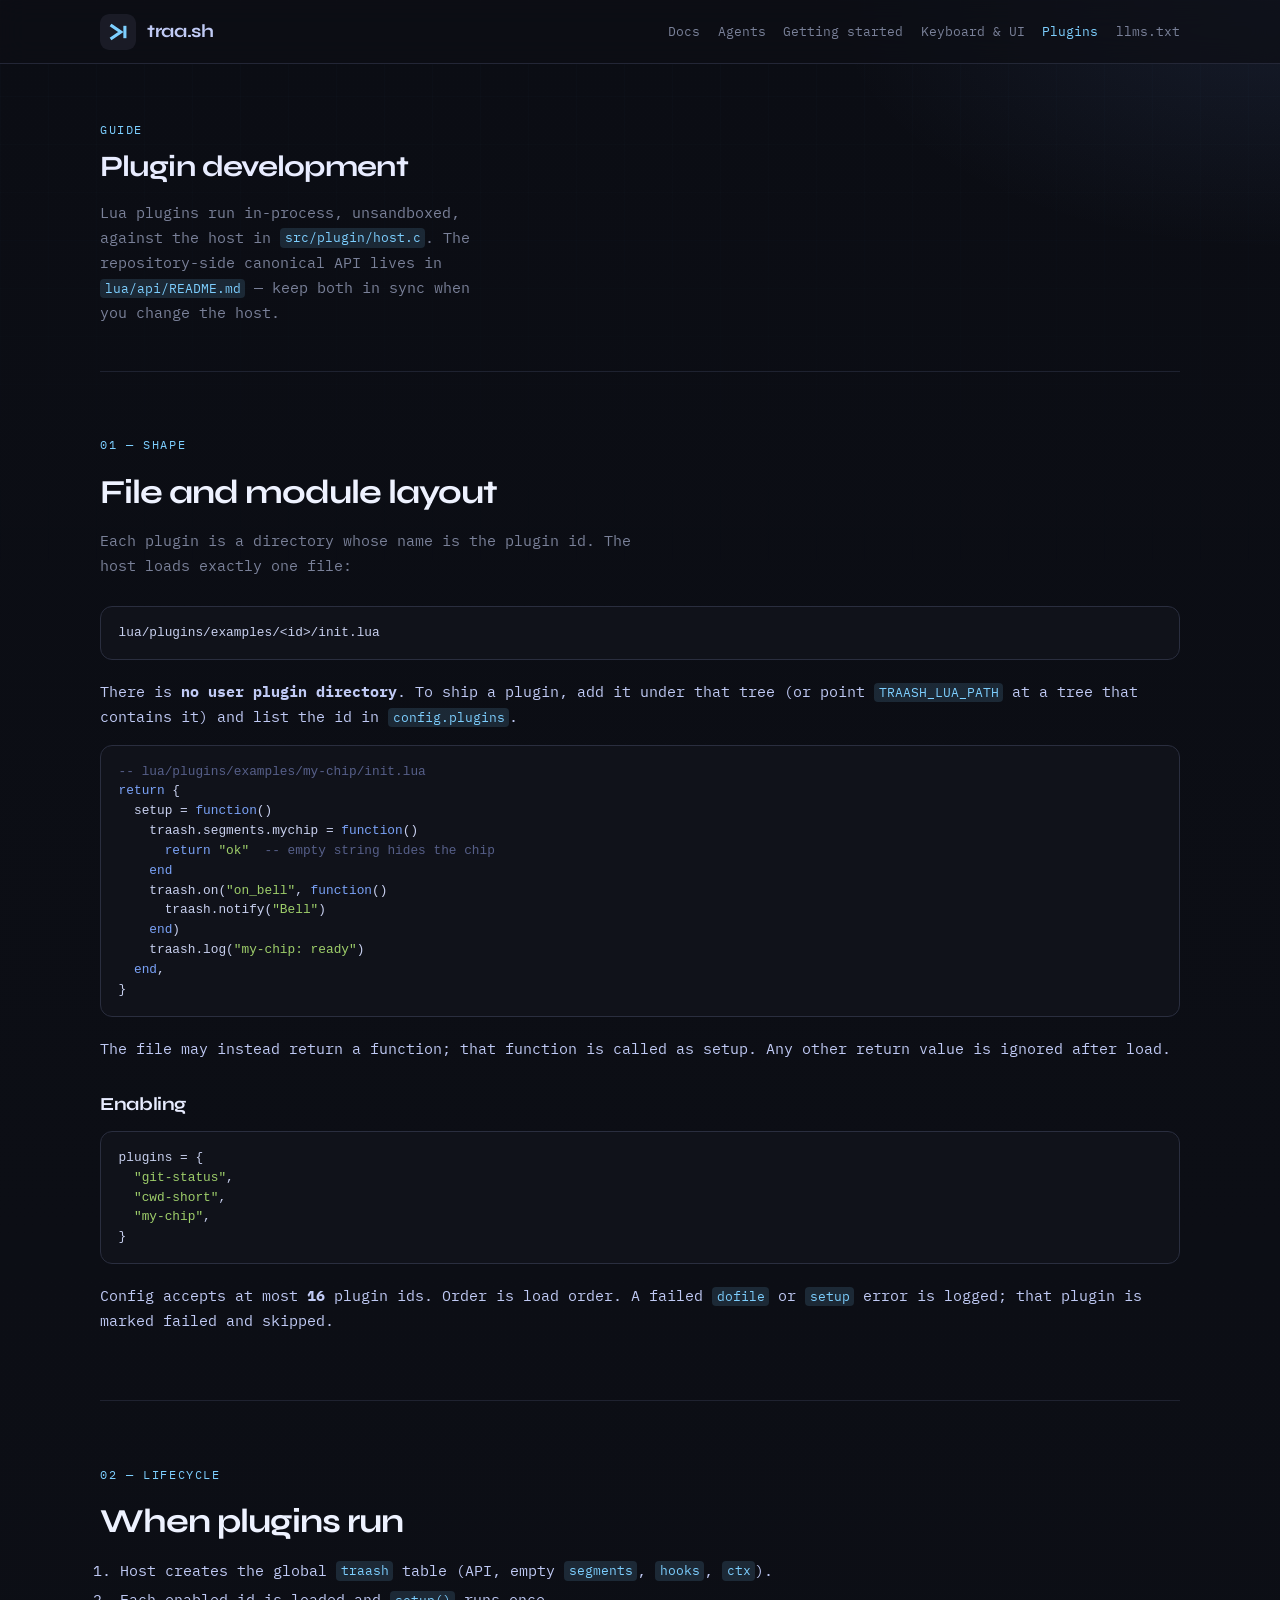
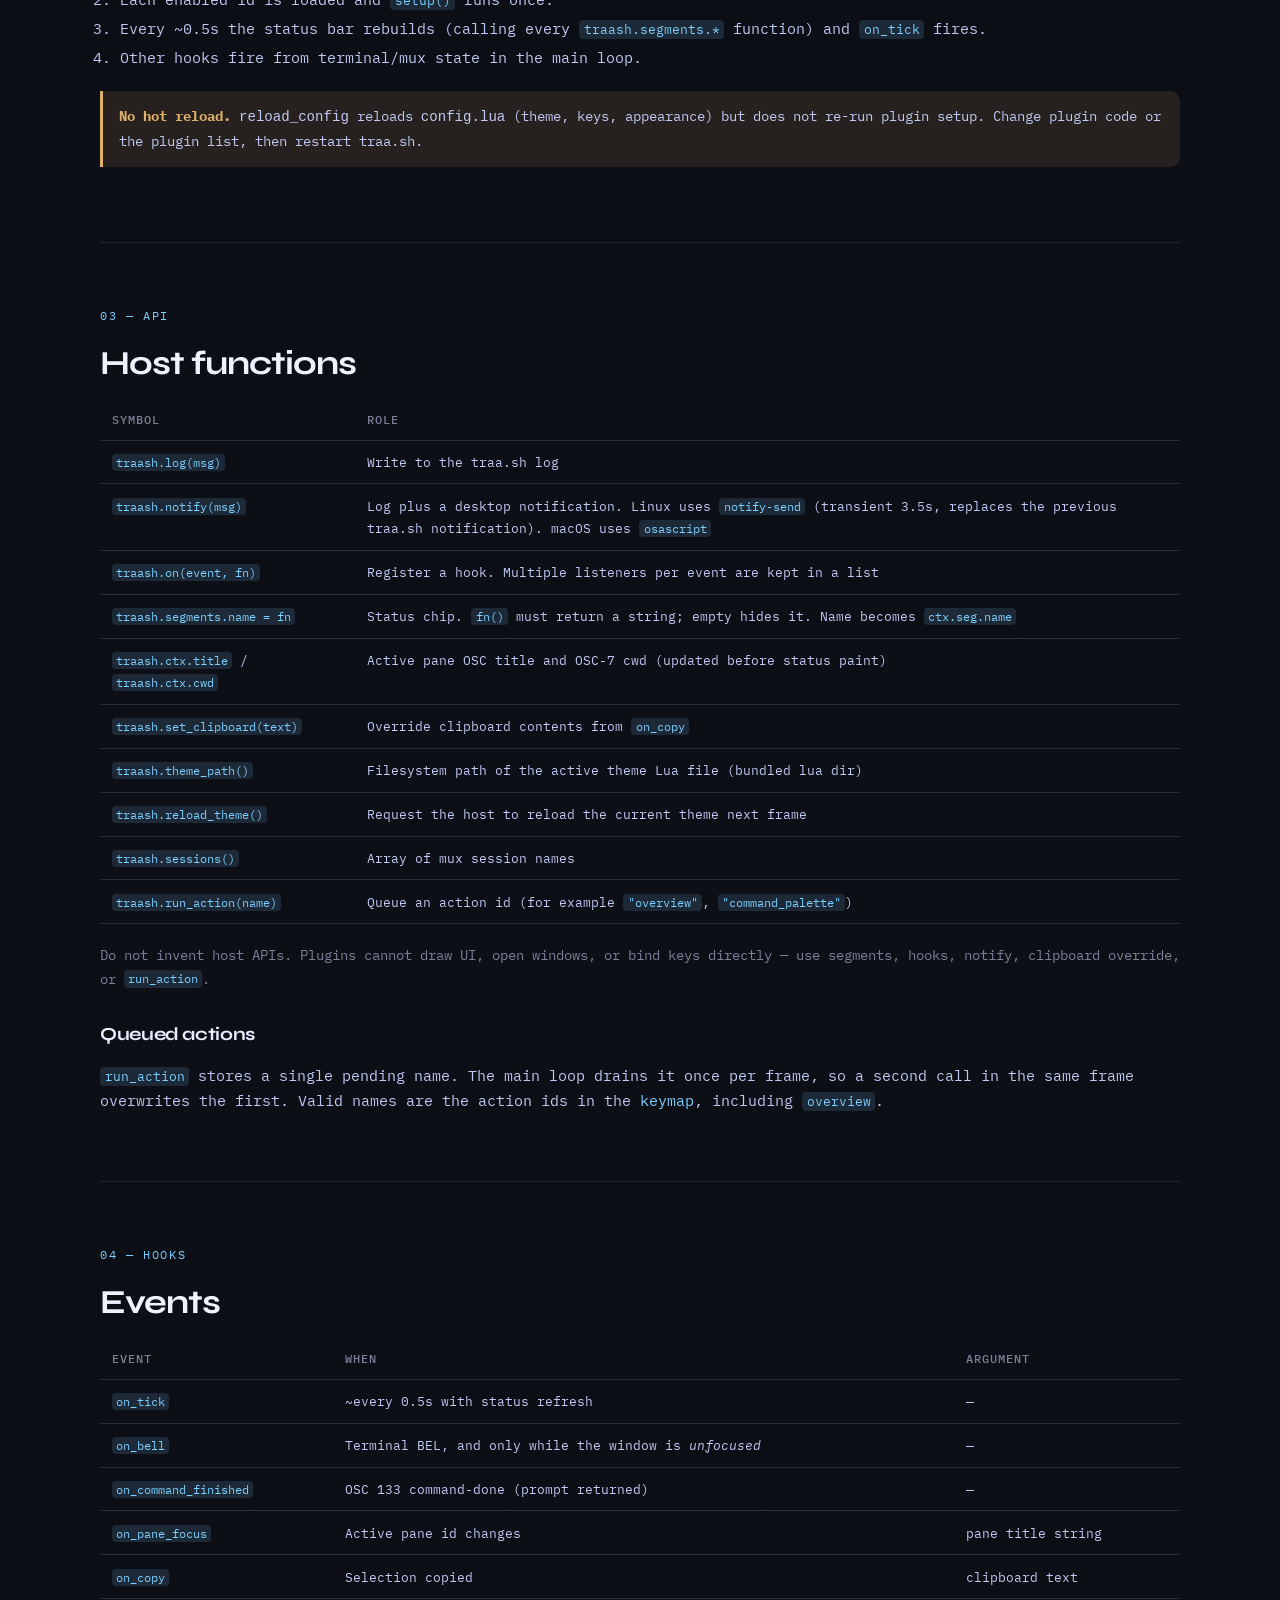
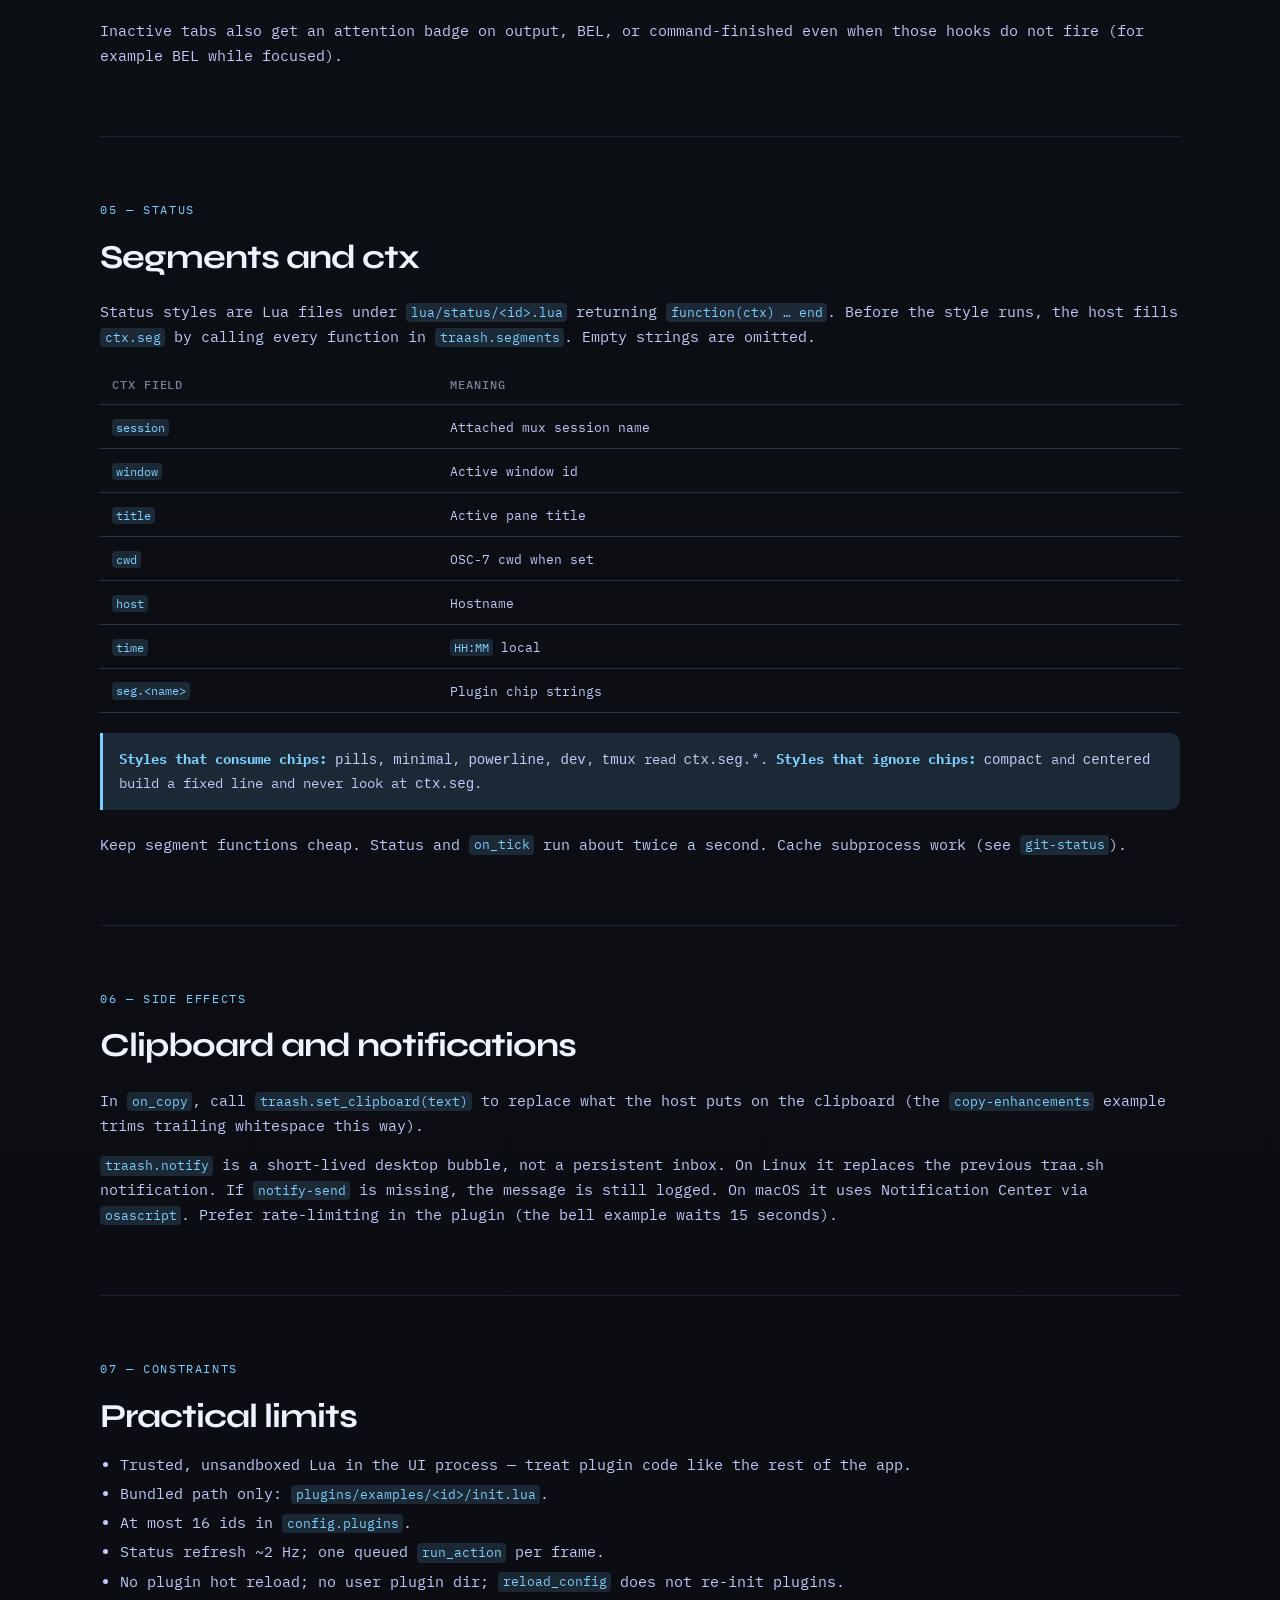
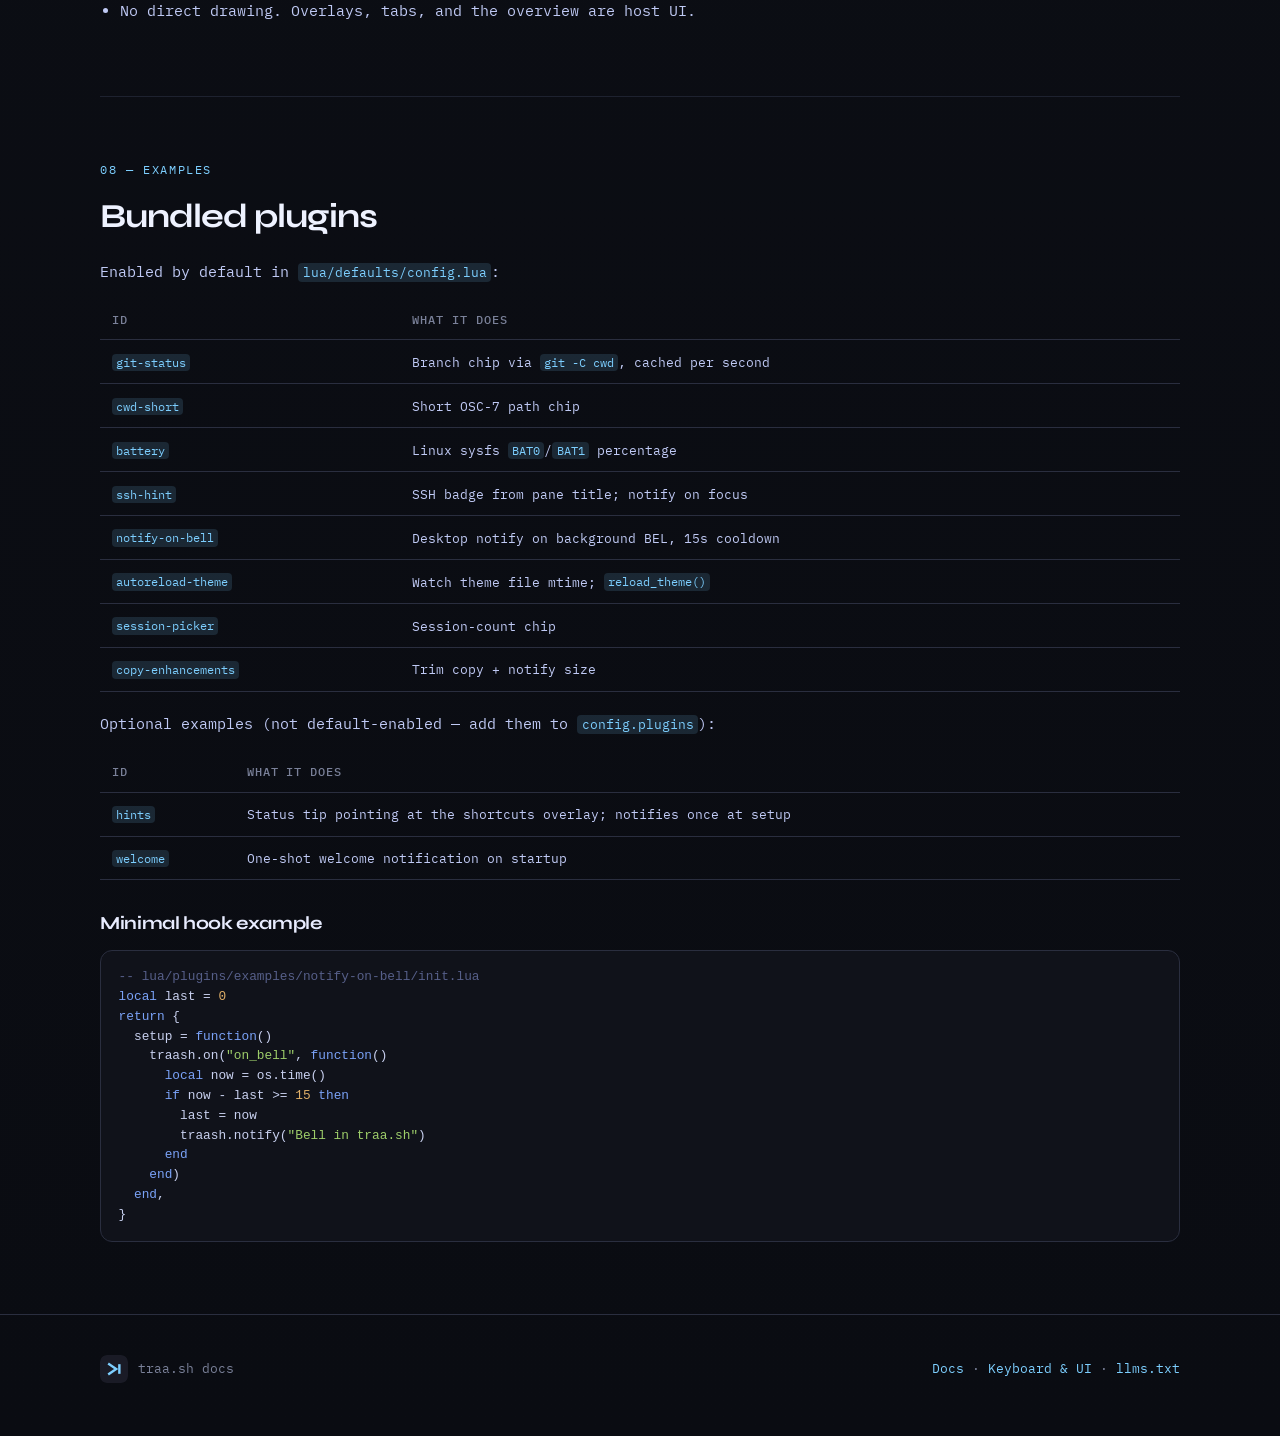
<file: docs/plugins.html>
<!DOCTYPE html>
<html lang="en">
<head>
  <meta charset="utf-8" />
  <meta name="viewport" content="width=device-width, initial-scale=1" />
  <title>Plugin development — traa.sh</title>
  <meta name="description" content="Complete traa.sh plugin guide: file shape, host API, hooks, status segments, actions, clipboard, and notifications." />
  <link rel="icon" href="assets/traash.svg" type="image/svg+xml" />
  <link rel="preconnect" href="https://fonts.googleapis.com" />
  <link rel="preconnect" href="https://fonts.gstatic.com" crossorigin />
  <link href="https://fonts.googleapis.com/css2?family=IBM+Plex+Mono:wght@400;500;600&family=Syne:wght@600;700;800&display=swap" rel="stylesheet" />
  <link rel="stylesheet" href="assets/site.css" />
</head>
<body>
  <nav class="topnav" aria-label="Documentation">
    <div class="inner">
      <a class="brand-lockup" href="index.html">
        <img src="assets/traash.svg" alt="" width="36" height="36" />
        <span>traa.sh</span>
      </a>
      <div class="nav-links">
        <a href="index.html">Docs</a>
        <a href="agents.html">Agents</a>
        <a href="getting-started.html">Getting started</a>
        <a href="keyboard-ui.html">Keyboard &amp; UI</a>
        <a class="active" href="plugins.html">Plugins</a>
        <a href="llms.txt">llms.txt</a>
      </div>
    </div>
  </nav>

  <header class="hero page-hero wrap">
    <p class="eyebrow">Guide</p>
    <h1>Plugin development</h1>
    <p class="lead">Lua plugins run in-process, unsandboxed, against the host in <code>src/plugin/host.c</code>. The repository-side canonical API lives in <code>lua/api/README.md</code> — keep both in sync when you change the host.</p>
  </header>

  <main class="wrap">
    <section id="shape" aria-labelledby="shape-title">
      <p class="eyebrow">01 — Shape</p>
      <h2 id="shape-title">File and module layout</h2>
      <p class="section-lead">Each plugin is a directory whose name is the plugin id. The host loads exactly one file:</p>
<pre>lua/plugins/examples/&lt;id&gt;/init.lua</pre>
      <p>There is <strong>no user plugin directory</strong>. To ship a plugin, add it under that tree (or point <code>TRAASH_LUA_PATH</code> at a tree that contains it) and list the id in <code>config.plugins</code>.</p>
<pre><span class="c">-- lua/plugins/examples/my-chip/init.lua</span>
<span class="k">return</span> {
  setup = <span class="k">function</span>()
    traash.segments.mychip = <span class="k">function</span>()
      <span class="k">return</span> <span class="s">"ok"</span>  <span class="c">-- empty string hides the chip</span>
    <span class="k">end</span>
    traash.on(<span class="s">"on_bell"</span>, <span class="k">function</span>()
      traash.notify(<span class="s">"Bell"</span>)
    <span class="k">end</span>)
    traash.log(<span class="s">"my-chip: ready"</span>)
  <span class="k">end</span>,
}</pre>
      <p>The file may instead return a function; that function is called as setup. Any other return value is ignored after load.</p>
      <h3 id="enable">Enabling</h3>
<pre>plugins = {
  <span class="s">"git-status"</span>,
  <span class="s">"cwd-short"</span>,
  <span class="s">"my-chip"</span>,
}</pre>
      <p>Config accepts at most <strong>16</strong> plugin ids. Order is load order. A failed <code>dofile</code> or <code>setup</code> error is logged; that plugin is marked failed and skipped.</p>
    </section>

    <section id="lifecycle" aria-labelledby="lifecycle-title">
      <p class="eyebrow">02 — Lifecycle</p>
      <h2 id="lifecycle-title">When plugins run</h2>
      <ol>
        <li>Host creates the global <code>traash</code> table (API, empty <code>segments</code>, <code>hooks</code>, <code>ctx</code>).</li>
        <li>Each enabled id is loaded and <code>setup()</code> runs once.</li>
        <li>Every ~0.5s the status bar rebuilds (calling every <code>traash.segments.*</code> function) and <code>on_tick</code> fires.</li>
        <li>Other hooks fire from terminal/mux state in the main loop.</li>
      </ol>
      <div class="callout warn">
        <strong>No hot reload.</strong> <code>reload_config</code> reloads <code>config.lua</code> (theme, keys, appearance) but does not re-run plugin setup. Change plugin code or the plugin list, then restart traa.sh.
      </div>
    </section>

    <section id="api" aria-labelledby="api-title">
      <p class="eyebrow">03 — API</p>
      <h2 id="api-title">Host functions</h2>
      <table>
        <thead>
          <tr><th>Symbol</th><th>Role</th></tr>
        </thead>
        <tbody>
          <tr><td><code>traash.log(msg)</code></td><td>Write to the traa.sh log</td></tr>
          <tr><td><code>traash.notify(msg)</code></td><td>Log plus a desktop notification. Linux uses <code>notify-send</code> (transient 3.5s, replaces the previous traa.sh notification). macOS uses <code>osascript</code></td></tr>
          <tr><td><code>traash.on(event, fn)</code></td><td>Register a hook. Multiple listeners per event are kept in a list</td></tr>
          <tr><td><code>traash.segments.name = fn</code></td><td>Status chip. <code>fn()</code> must return a string; empty hides it. Name becomes <code>ctx.seg.name</code></td></tr>
          <tr><td><code>traash.ctx.title</code> / <code>traash.ctx.cwd</code></td><td>Active pane OSC title and OSC-7 cwd (updated before status paint)</td></tr>
          <tr><td><code>traash.set_clipboard(text)</code></td><td>Override clipboard contents from <code>on_copy</code></td></tr>
          <tr><td><code>traash.theme_path()</code></td><td>Filesystem path of the active theme Lua file (bundled lua dir)</td></tr>
          <tr><td><code>traash.reload_theme()</code></td><td>Request the host to reload the current theme next frame</td></tr>
          <tr><td><code>traash.sessions()</code></td><td>Array of mux session names</td></tr>
          <tr><td><code>traash.run_action(name)</code></td><td>Queue an action id (for example <code>"overview"</code>, <code>"command_palette"</code>)</td></tr>
        </tbody>
      </table>
      <p class="note">Do not invent host APIs. Plugins cannot draw UI, open windows, or bind keys directly — use segments, hooks, notify, clipboard override, or <code>run_action</code>.</p>
      <h3 id="run-action">Queued actions</h3>
      <p><code>run_action</code> stores a single pending name. The main loop drains it once per frame, so a second call in the same frame overwrites the first. Valid names are the action ids in the <a href="keyboard-ui.html#keymap">keymap</a>, including <code>overview</code>.</p>
    </section>

    <section id="hooks" aria-labelledby="hooks-title">
      <p class="eyebrow">04 — Hooks</p>
      <h2 id="hooks-title">Events</h2>
      <table>
        <thead>
          <tr><th>Event</th><th>When</th><th>Argument</th></tr>
        </thead>
        <tbody>
          <tr><td><code>on_tick</code></td><td>~every 0.5s with status refresh</td><td>—</td></tr>
          <tr><td><code>on_bell</code></td><td>Terminal BEL, and only while the window is <em>unfocused</em></td><td>—</td></tr>
          <tr><td><code>on_command_finished</code></td><td>OSC 133 command-done (prompt returned)</td><td>—</td></tr>
          <tr><td><code>on_pane_focus</code></td><td>Active pane id changes</td><td>pane title string</td></tr>
          <tr><td><code>on_copy</code></td><td>Selection copied</td><td>clipboard text</td></tr>
        </tbody>
      </table>
      <p>Inactive tabs also get an attention badge on output, BEL, or command-finished even when those hooks do not fire (for example BEL while focused).</p>
    </section>

    <section id="status" aria-labelledby="status-title">
      <p class="eyebrow">05 — Status</p>
      <h2 id="status-title">Segments and ctx</h2>
      <p>Status styles are Lua files under <code>lua/status/&lt;id&gt;.lua</code> returning <code>function(ctx) … end</code>. Before the style runs, the host fills <code>ctx.seg</code> by calling every function in <code>traash.segments</code>. Empty strings are omitted.</p>
      <table>
        <thead>
          <tr><th>ctx field</th><th>Meaning</th></tr>
        </thead>
        <tbody>
          <tr><td><code>session</code></td><td>Attached mux session name</td></tr>
          <tr><td><code>window</code></td><td>Active window id</td></tr>
          <tr><td><code>title</code></td><td>Active pane title</td></tr>
          <tr><td><code>cwd</code></td><td>OSC-7 cwd when set</td></tr>
          <tr><td><code>host</code></td><td>Hostname</td></tr>
          <tr><td><code>time</code></td><td><code>HH:MM</code> local</td></tr>
          <tr><td><code>seg.&lt;name&gt;</code></td><td>Plugin chip strings</td></tr>
        </tbody>
      </table>
      <div class="callout">
        <strong>Styles that consume chips:</strong> <code>pills</code>, <code>minimal</code>, <code>powerline</code>, <code>dev</code>, <code>tmux</code> read <code>ctx.seg.*</code>.
        <strong>Styles that ignore chips:</strong> <code>compact</code> and <code>centered</code> build a fixed line and never look at <code>ctx.seg</code>.
      </div>
      <p>Keep segment functions cheap. Status and <code>on_tick</code> run about twice a second. Cache subprocess work (see <code>git-status</code>).</p>
    </section>

    <section id="notify" aria-labelledby="notify-title">
      <p class="eyebrow">06 — Side effects</p>
      <h2 id="notify-title">Clipboard and notifications</h2>
      <p>In <code>on_copy</code>, call <code>traash.set_clipboard(text)</code> to replace what the host puts on the clipboard (the <code>copy-enhancements</code> example trims trailing whitespace this way).</p>
      <p><code>traash.notify</code> is a short-lived desktop bubble, not a persistent inbox. On Linux it replaces the previous traa.sh notification. If <code>notify-send</code> is missing, the message is still logged. On macOS it uses Notification Center via <code>osascript</code>. Prefer rate-limiting in the plugin (the bell example waits 15 seconds).</p>
    </section>

    <section id="constraints" aria-labelledby="constraints-title">
      <p class="eyebrow">07 — Constraints</p>
      <h2 id="constraints-title">Practical limits</h2>
      <ul>
        <li>Trusted, unsandboxed Lua in the UI process — treat plugin code like the rest of the app.</li>
        <li>Bundled path only: <code>plugins/examples/&lt;id&gt;/init.lua</code>.</li>
        <li>At most 16 ids in <code>config.plugins</code>.</li>
        <li>Status refresh ~2 Hz; one queued <code>run_action</code> per frame.</li>
        <li>No plugin hot reload; no user plugin dir; <code>reload_config</code> does not re-init plugins.</li>
        <li>No direct drawing. Overlays, tabs, and the overview are host UI.</li>
      </ul>
    </section>

    <section id="examples" aria-labelledby="examples-title">
      <p class="eyebrow">08 — Examples</p>
      <h2 id="examples-title">Bundled plugins</h2>
      <p>Enabled by default in <code>lua/defaults/config.lua</code>:</p>
      <table>
        <thead>
          <tr><th>Id</th><th>What it does</th></tr>
        </thead>
        <tbody>
          <tr><td><code>git-status</code></td><td>Branch chip via <code>git -C cwd</code>, cached per second</td></tr>
          <tr><td><code>cwd-short</code></td><td>Short OSC-7 path chip</td></tr>
          <tr><td><code>battery</code></td><td>Linux sysfs <code>BAT0</code>/<code>BAT1</code> percentage</td></tr>
          <tr><td><code>ssh-hint</code></td><td>SSH badge from pane title; notify on focus</td></tr>
          <tr><td><code>notify-on-bell</code></td><td>Desktop notify on background BEL, 15s cooldown</td></tr>
          <tr><td><code>autoreload-theme</code></td><td>Watch theme file mtime; <code>reload_theme()</code></td></tr>
          <tr><td><code>session-picker</code></td><td>Session-count chip</td></tr>
          <tr><td><code>copy-enhancements</code></td><td>Trim copy + notify size</td></tr>
        </tbody>
      </table>
      <p>Optional examples (not default-enabled — add them to <code>config.plugins</code>):</p>
      <table>
        <thead>
          <tr><th>Id</th><th>What it does</th></tr>
        </thead>
        <tbody>
          <tr><td><code>hints</code></td><td>Status tip pointing at the shortcuts overlay; notifies once at setup</td></tr>
          <tr><td><code>welcome</code></td><td>One-shot welcome notification on startup</td></tr>
        </tbody>
      </table>
      <h3 id="bell-example">Minimal hook example</h3>
<pre><span class="c">-- lua/plugins/examples/notify-on-bell/init.lua</span>
<span class="k">local</span> last = <span class="n">0</span>
<span class="k">return</span> {
  setup = <span class="k">function</span>()
    traash.on(<span class="s">"on_bell"</span>, <span class="k">function</span>()
      <span class="k">local</span> now = os.time()
      <span class="k">if</span> now - last &gt;= <span class="n">15</span> <span class="k">then</span>
        last = now
        traash.notify(<span class="s">"Bell in traa.sh"</span>)
      <span class="k">end</span>
    <span class="k">end</span>)
  <span class="k">end</span>,
}</pre>
    </section>
  </main>

  <footer>
    <div class="wrap inner">
      <div style="display:flex;align-items:center;gap:0.65rem;">
        <img src="assets/traash.svg" alt="" width="28" height="28" style="border-radius:7px;" />
        <span>traa.sh docs</span>
      </div>
      <div>
        <a href="index.html">Docs</a>
        ·
        <a href="keyboard-ui.html">Keyboard &amp; UI</a>
        ·
        <a href="llms.txt">llms.txt</a>
      </div>
    </div>
  </footer>
</body>
</html>
</file>
<file: docs/assets/site.css>
:root {
      --bg: #0d0f16;
      --bg-elev: #14161f;
      --panel: #1a1b26;
      --panel-2: #1f2335;
      --line: #2a2e3f;
      --fg: #c0caf5;
      --muted: #7a8199;
      --accent: #7dcfff;
      --accent-dim: rgba(125, 207, 255, 0.14);
      --green: #9ece6a;
      --amber: #e0af68;
      --rose: #f7768e;
      --blue: #7aa2f7;
      --radius: 14px;
      --max: 1080px;
      --font-display: "Syne", system-ui, sans-serif;
      --font-mono: "IBM Plex Mono", ui-monospace, monospace;
    }

    * { box-sizing: border-box; }
    html { scroll-behavior: smooth; }
    body {
      margin: 0;
      color: var(--fg);
      font-family: var(--font-mono);
      font-size: 15px;
      line-height: 1.65;
      background:
        radial-gradient(1200px 600px at 12% -10%, rgba(125, 207, 255, 0.16), transparent 55%),
        radial-gradient(900px 500px at 100% 0%, rgba(122, 162, 247, 0.1), transparent 50%),
        linear-gradient(180deg, #0b0d14 0%, var(--bg) 40%, #0a0c12 100%);
      min-height: 100vh;
    }

    body::before {
      content: "";
      position: fixed;
      inset: 0;
      pointer-events: none;
      background-image:
        linear-gradient(rgba(125, 207, 255, 0.03) 1px, transparent 1px),
        linear-gradient(90deg, rgba(125, 207, 255, 0.03) 1px, transparent 1px);
      background-size: 48px 48px;
      mask-image: linear-gradient(180deg, rgba(0,0,0,0.55), transparent 70%);
      z-index: 0;
    }

    a { color: var(--accent); text-decoration: none; }
    a:hover { text-decoration: underline; text-underline-offset: 3px; }

    .wrap {
      position: relative;
      z-index: 1;
      width: min(100% - 2rem, var(--max));
      margin: 0 auto;
    }

    /* —— Nav —— */
    .topnav {
      position: sticky;
      top: 0;
      z-index: 20;
      backdrop-filter: blur(14px);
      background: rgba(13, 15, 22, 0.72);
      border-bottom: 1px solid rgba(42, 46, 63, 0.8);
    }
    .topnav .inner {
      display: flex;
      align-items: center;
      justify-content: space-between;
      gap: 1rem;
      padding: 0.85rem 0;
      width: min(100% - 2rem, var(--max));
      margin: 0 auto;
    }
    .brand-lockup {
      display: flex;
      align-items: center;
      gap: 0.7rem;
      color: var(--fg);
      text-decoration: none;
      font-family: var(--font-display);
      font-weight: 700;
      font-size: 1.15rem;
      letter-spacing: -0.02em;
    }
    .brand-lockup img {
      width: 36px;
      height: 36px;
      border-radius: 9px;
    }
    .nav-links {
      display: flex;
      flex-wrap: wrap;
      gap: 0.35rem 1.1rem;
      font-size: 0.82rem;
    }
    .nav-links a {
      color: var(--muted);
      text-decoration: none;
    }
    .nav-links a:hover { color: var(--accent); }

    /* —— Hero —— */
    .hero {
      padding: 4.5rem 0 3.5rem;
      animation: rise 0.8s ease both;
    }
    .hero-grid {
      display: grid;
      grid-template-columns: 1.15fr 0.85fr;
      gap: 2.5rem;
      align-items: end;
    }
    @media (max-width: 820px) {
      .hero-grid { grid-template-columns: 1fr; }
      .hero-visual { order: -1; justify-self: start; }
    }
    .hero-brand {
      display: flex;
      align-items: center;
      gap: 1rem;
      margin-bottom: 1.25rem;
    }
    .hero-brand img {
      width: 72px;
      height: 72px;
      border-radius: 18px;
      box-shadow: 0 0 0 1px rgba(125, 207, 255, 0.25), 0 18px 50px rgba(0, 0, 0, 0.45);
      animation: glow 4s ease-in-out infinite;
    }
    .hero-wordmark {
      font-family: var(--font-display);
      font-weight: 800;
      font-size: clamp(2.6rem, 7vw, 4.2rem);
      letter-spacing: -0.045em;
      line-height: 0.95;
      margin: 0;
      background: linear-gradient(120deg, #eef3ff 10%, var(--accent) 90%);
      -webkit-background-clip: text;
      background-clip: text;
      color: transparent;
    }
    .hero h1 {
      font-family: var(--font-display);
      font-weight: 700;
      font-size: clamp(1.35rem, 2.8vw, 1.85rem);
      letter-spacing: -0.03em;
      line-height: 1.25;
      margin: 0 0 0.85rem;
      max-width: 18ch;
      color: #e8ecff;
    }
    .hero p.lead {
      margin: 0 0 1.6rem;
      color: var(--muted);
      max-width: 42ch;
      font-size: 0.95rem;
    }
    .cta-row { display: flex; flex-wrap: wrap; gap: 0.7rem; }
    .btn {
      display: inline-flex;
      align-items: center;
      gap: 0.45rem;
      padding: 0.7rem 1.05rem;
      border-radius: 999px;
      border: 1px solid transparent;
      font-family: var(--font-mono);
      font-size: 0.82rem;
      font-weight: 500;
      text-decoration: none;
      transition: transform 0.2s ease, background 0.2s ease, border-color 0.2s ease;
    }
    .btn:hover { transform: translateY(-1px); text-decoration: none; }
    .btn-primary {
      background: var(--accent);
      color: #0d1117;
    }
    .btn-ghost {
      background: transparent;
      color: var(--fg);
      border-color: var(--line);
    }
    .btn-ghost:hover { border-color: var(--accent); color: var(--accent); }

    .hero-visual {
      position: relative;
      width: min(100%, 340px);
      aspect-ratio: 1;
      border-radius: 28px;
      background:
        radial-gradient(circle at 30% 25%, rgba(125, 207, 255, 0.22), transparent 45%),
        linear-gradient(145deg, #1a1b26, #12141c);
      border: 1px solid var(--line);
      display: grid;
      place-items: center;
      overflow: hidden;
      animation: rise 0.9s 0.1s ease both;
    }
    .hero-visual::after {
      content: "";
      position: absolute;
      inset: 0;
      background: linear-gradient(180deg, transparent 60%, rgba(13, 15, 22, 0.55));
      pointer-events: none;
    }
    .hero-visual img {
      width: 58%;
      height: auto;
      border-radius: 22%;
      position: relative;
      z-index: 1;
      filter: drop-shadow(0 12px 30px rgba(125, 207, 255, 0.25));
    }

    /* —— Sections —— */
    section {
      padding: 3.25rem 0;
      border-top: 1px solid rgba(42, 46, 63, 0.65);
      animation: rise 0.7s ease both;
    }
    .eyebrow {
      display: inline-block;
      font-size: 0.72rem;
      letter-spacing: 0.14em;
      text-transform: uppercase;
      color: var(--accent);
      margin-bottom: 0.65rem;
    }
    section h2 {
      font-family: var(--font-display);
      font-weight: 700;
      font-size: clamp(1.6rem, 3vw, 2.1rem);
      letter-spacing: -0.03em;
      margin: 0 0 0.55rem;
      color: #eef2ff;
    }
    .section-lead {
      color: var(--muted);
      max-width: 62ch;
      margin: 0 0 1.75rem;
    }

    .grid-2 {
      display: grid;
      grid-template-columns: 1fr 1fr;
      gap: 1rem;
    }
    @media (max-width: 720px) {
      .grid-2 { grid-template-columns: 1fr; }
    }

    .card {
      background: linear-gradient(180deg, rgba(26, 27, 38, 0.95), rgba(20, 22, 31, 0.92));
      border: 1px solid var(--line);
      border-radius: var(--radius);
      padding: 1.15rem 1.2rem;
    }
    .card h3 {
      font-family: var(--font-display);
      font-size: 1.05rem;
      margin: 0 0 0.45rem;
      letter-spacing: -0.02em;
    }
    .card p { margin: 0; color: var(--muted); font-size: 0.88rem; }

    .release-banner {
      background: linear-gradient(135deg, rgba(125, 207, 255, 0.12), rgba(122, 162, 247, 0.08));
      border: 1px solid rgba(125, 207, 255, 0.35);
      border-radius: calc(var(--radius) + 4px);
      padding: 1.35rem 1.5rem;
      margin: 0 0 2rem;
    }
    .release-banner-head {
      display: flex;
      flex-wrap: wrap;
      align-items: center;
      gap: 0.65rem 1rem;
      margin-bottom: 1rem;
    }
    .release-badge {
      display: inline-block;
      font-size: 0.72rem;
      font-weight: 600;
      letter-spacing: 0.08em;
      text-transform: uppercase;
      padding: 0.25rem 0.55rem;
      border-radius: 999px;
      background: var(--green);
      color: #0d1117;
    }
    .release-version {
      font-family: var(--font-display);
      font-size: 1.35rem;
      font-weight: 700;
      letter-spacing: -0.03em;
      color: #eef2ff;
      margin: 0;
    }
    .release-banner p {
      margin: 0 0 1.1rem;
      color: var(--muted);
      font-size: 0.9rem;
      max-width: 58ch;
    }
    .download-grid {
      display: grid;
      grid-template-columns: repeat(auto-fit, minmax(220px, 1fr));
      gap: 0.85rem;
    }
    .download-card {
      display: flex;
      flex-direction: column;
      gap: 0.35rem;
      padding: 1rem 1.1rem;
      border-radius: var(--radius);
      border: 1px solid var(--line);
      background: rgba(13, 15, 22, 0.55);
      text-decoration: none;
      color: var(--fg);
      transition: border-color 0.2s ease, transform 0.2s ease, background 0.2s ease;
    }
    .download-card:hover {
      border-color: var(--accent);
      background: rgba(125, 207, 255, 0.06);
      transform: translateY(-2px);
      text-decoration: none;
    }
    .download-card strong {
      font-family: var(--font-display);
      font-size: 1rem;
      letter-spacing: -0.02em;
    }
    .download-card span {
      font-size: 0.78rem;
      color: var(--muted);
    }
    .download-card .dl-arrow {
      margin-top: 0.35rem;
      font-size: 0.82rem;
      color: var(--accent);
    }
    .release-foot {
      margin-top: 1rem;
      font-size: 0.82rem;
      color: var(--muted);
    }

    table {
      width: 100%;
      border-collapse: collapse;
      font-size: 0.84rem;
      margin: 0 0 1.25rem;
    }
    th, td {
      text-align: left;
      padding: 0.65rem 0.75rem;
      border-bottom: 1px solid var(--line);
      vertical-align: top;
    }
    th {
      color: var(--muted);
      font-weight: 500;
      font-size: 0.72rem;
      letter-spacing: 0.08em;
      text-transform: uppercase;
    }
    td code, p code, li code {
      font-family: var(--font-mono);
      font-size: 0.86em;
      color: var(--accent);
      background: var(--accent-dim);
      padding: 0.1em 0.35em;
      border-radius: 4px;
    }

    pre {
      margin: 0 0 1.25rem;
      padding: 1rem 1.1rem;
      overflow-x: auto;
      background: #10121a;
      border: 1px solid var(--line);
      border-radius: 12px;
      font-size: 0.8rem;
      line-height: 1.55;
      color: #c8d0ef;
    }
    pre .c { color: #565f89; }
    pre .k { color: var(--blue); }
    pre .s { color: var(--green); }
    pre .n { color: var(--amber); }

    .pill-row {
      display: flex;
      flex-wrap: wrap;
      gap: 0.45rem;
      margin: 0 0 1.25rem;
    }
    .pill {
      display: inline-flex;
      padding: 0.28rem 0.65rem;
      border-radius: 999px;
      background: var(--panel-2);
      border: 1px solid var(--line);
      font-size: 0.75rem;
      color: var(--fg);
    }

    .callout {
      border-left: 3px solid var(--accent);
      background: var(--accent-dim);
      padding: 0.9rem 1rem;
      border-radius: 0 10px 10px 0;
      margin: 0 0 1.4rem;
      color: var(--fg);
      font-size: 0.88rem;
    }
    .callout strong { color: var(--accent); }

    .toc {
      display: grid;
      grid-template-columns: repeat(auto-fit, minmax(180px, 1fr));
      gap: 0.65rem;
      margin-bottom: 0.5rem;
    }
    .toc a {
      display: block;
      padding: 0.85rem 1rem;
      border-radius: 12px;
      border: 1px solid var(--line);
      background: rgba(26, 27, 38, 0.7);
      color: var(--fg);
      text-decoration: none;
      transition: border-color 0.2s ease, transform 0.2s ease;
    }
    .toc a:hover {
      border-color: var(--accent);
      transform: translateY(-2px);
      text-decoration: none;
    }
    .toc a span {
      display: block;
      color: var(--muted);
      font-size: 0.75rem;
      margin-top: 0.2rem;
    }

    footer {
      padding: 2.5rem 0 3.5rem;
      border-top: 1px solid var(--line);
      color: var(--muted);
      font-size: 0.82rem;
    }
    footer .inner {
      display: flex;
      flex-wrap: wrap;
      gap: 1rem;
      justify-content: space-between;
      align-items: center;
    }

    @keyframes rise {
      from { opacity: 0; transform: translateY(14px); }
      to { opacity: 1; transform: none; }
    }
    @keyframes glow {
      0%, 100% { box-shadow: 0 0 0 1px rgba(125, 207, 255, 0.25), 0 18px 50px rgba(0, 0, 0, 0.45); }
      50% { box-shadow: 0 0 0 1px rgba(125, 207, 255, 0.45), 0 18px 60px rgba(125, 207, 255, 0.12); }
    }

    @media (prefers-reduced-motion: reduce) {
      *, *::before, *::after {
        animation: none !important;
        transition: none !important;
      }
    }

    .nav-links a.active { color: var(--accent); }
    .page-hero { padding: 2.75rem 0 1.25rem; }
    .page-hero h1 { max-width: 28ch; }
    .note { color: var(--muted); font-size: 0.88rem; }
    .kbd {
      display: inline-block;
      padding: 0.05em 0.4em;
      border: 1px solid var(--line);
      border-radius: 5px;
      background: var(--panel-2);
      font-size: 0.82em;
    }
    section h3 {
      font-family: var(--font-display);
      font-size: 1.15rem;
      letter-spacing: -0.02em;
      margin: 1.75rem 0 0.7rem;
      color: #e8ecff;
    }
    section ul, section ol {
      margin: 0 0 1.25rem;
      padding-left: 1.25rem;
    }
    section li { margin: 0.28rem 0; }
    .callout.warn {
      border-left-color: var(--amber);
      background: rgba(224, 175, 104, 0.12);
    }
    .callout.warn strong { color: var(--amber); }
    @media (max-width: 720px) {
      .topnav .inner { flex-direction: column; align-items: flex-start; }
      table { display: block; overflow-x: auto; }
    }
</file>
